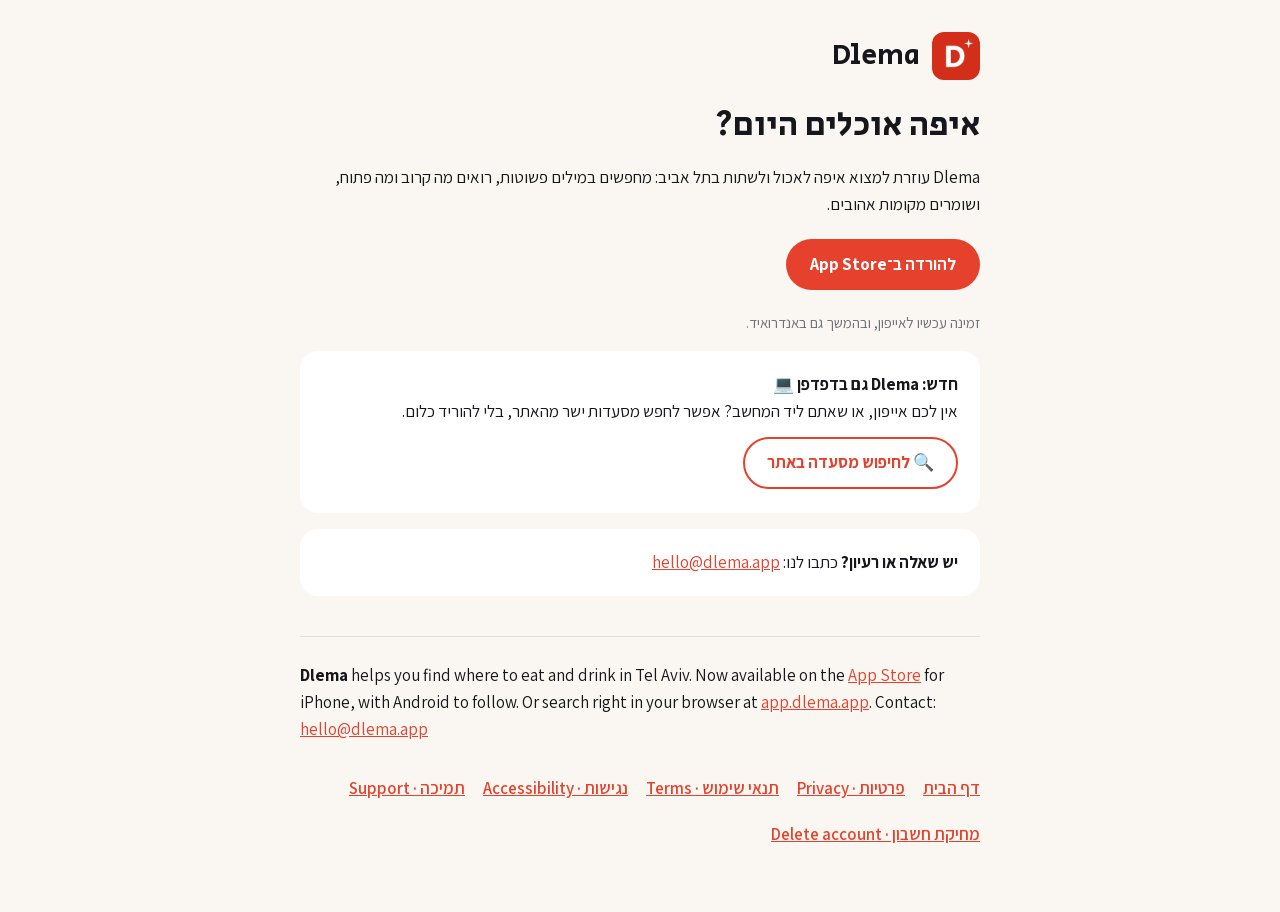
<file: index.html>
<!doctype html><html lang="he" dir="rtl"><head><meta charset="utf-8"><meta name="viewport" content="width=device-width, initial-scale=1"><link rel="icon" href="favicon.png"><link rel="stylesheet" href="/fonts/fonts.css"><link rel="stylesheet" href="style.css"><title>Dlema – איפה אוכלים בתל אביב</title><meta name="description" content="Dlema עוזרת למצוא איפה לאכול ולשתות בתל אביב."></head><body><main>
<header><img src="icon.png" alt=""><a href="/">Dlema</a></header>
<h1>איפה אוכלים היום?</h1>
<p>Dlema עוזרת למצוא איפה לאכול ולשתות בתל אביב: מחפשים במילים פשוטות, רואים מה קרוב ומה פתוח, ושומרים מקומות אהובים.</p>
<p><a class="btn" href="https://apps.apple.com/app/dlema/id6823185055">להורדה ב־App Store</a></p>
<p class="muted">זמינה עכשיו לאייפון, ובהמשך גם באנדרואיד.</p>
<div class="card"><b>חדש: Dlema גם בדפדפן 💻</b><br>אין לכם אייפון, או שאתם ליד המחשב? אפשר לחפש מסעדות ישר מהאתר, בלי להוריד כלום.<br><a class="btn btn-outline" href="https://app.dlema.app">🔍 לחיפוש מסעדה באתר</a></div>
<div class="card"><b>יש שאלה או רעיון?</b> כתבו לנו: <a href="mailto:hello@dlema.app">hello@dlema.app</a></div>
<div class="lang" dir="ltr"><p><b>Dlema</b> helps you find where to eat and drink in Tel Aviv. Now available on the <a href="https://apps.apple.com/app/dlema/id6823185055">App Store</a> for iPhone, with Android to follow. Or search right in your browser at <a href="https://app.dlema.app">app.dlema.app</a>. Contact: <a href="mailto:hello@dlema.app">hello@dlema.app</a></p></div>
<nav><a href="/">דף הבית</a><a href="/privacy">פרטיות · Privacy</a><a href="/terms">תנאי שימוש · Terms</a><a href="/accessibility">נגישות · Accessibility</a><a href="/support">תמיכה · Support</a><a href="/delete-account">מחיקת חשבון · Delete account</a></nav>
</main></body></html>
</file>
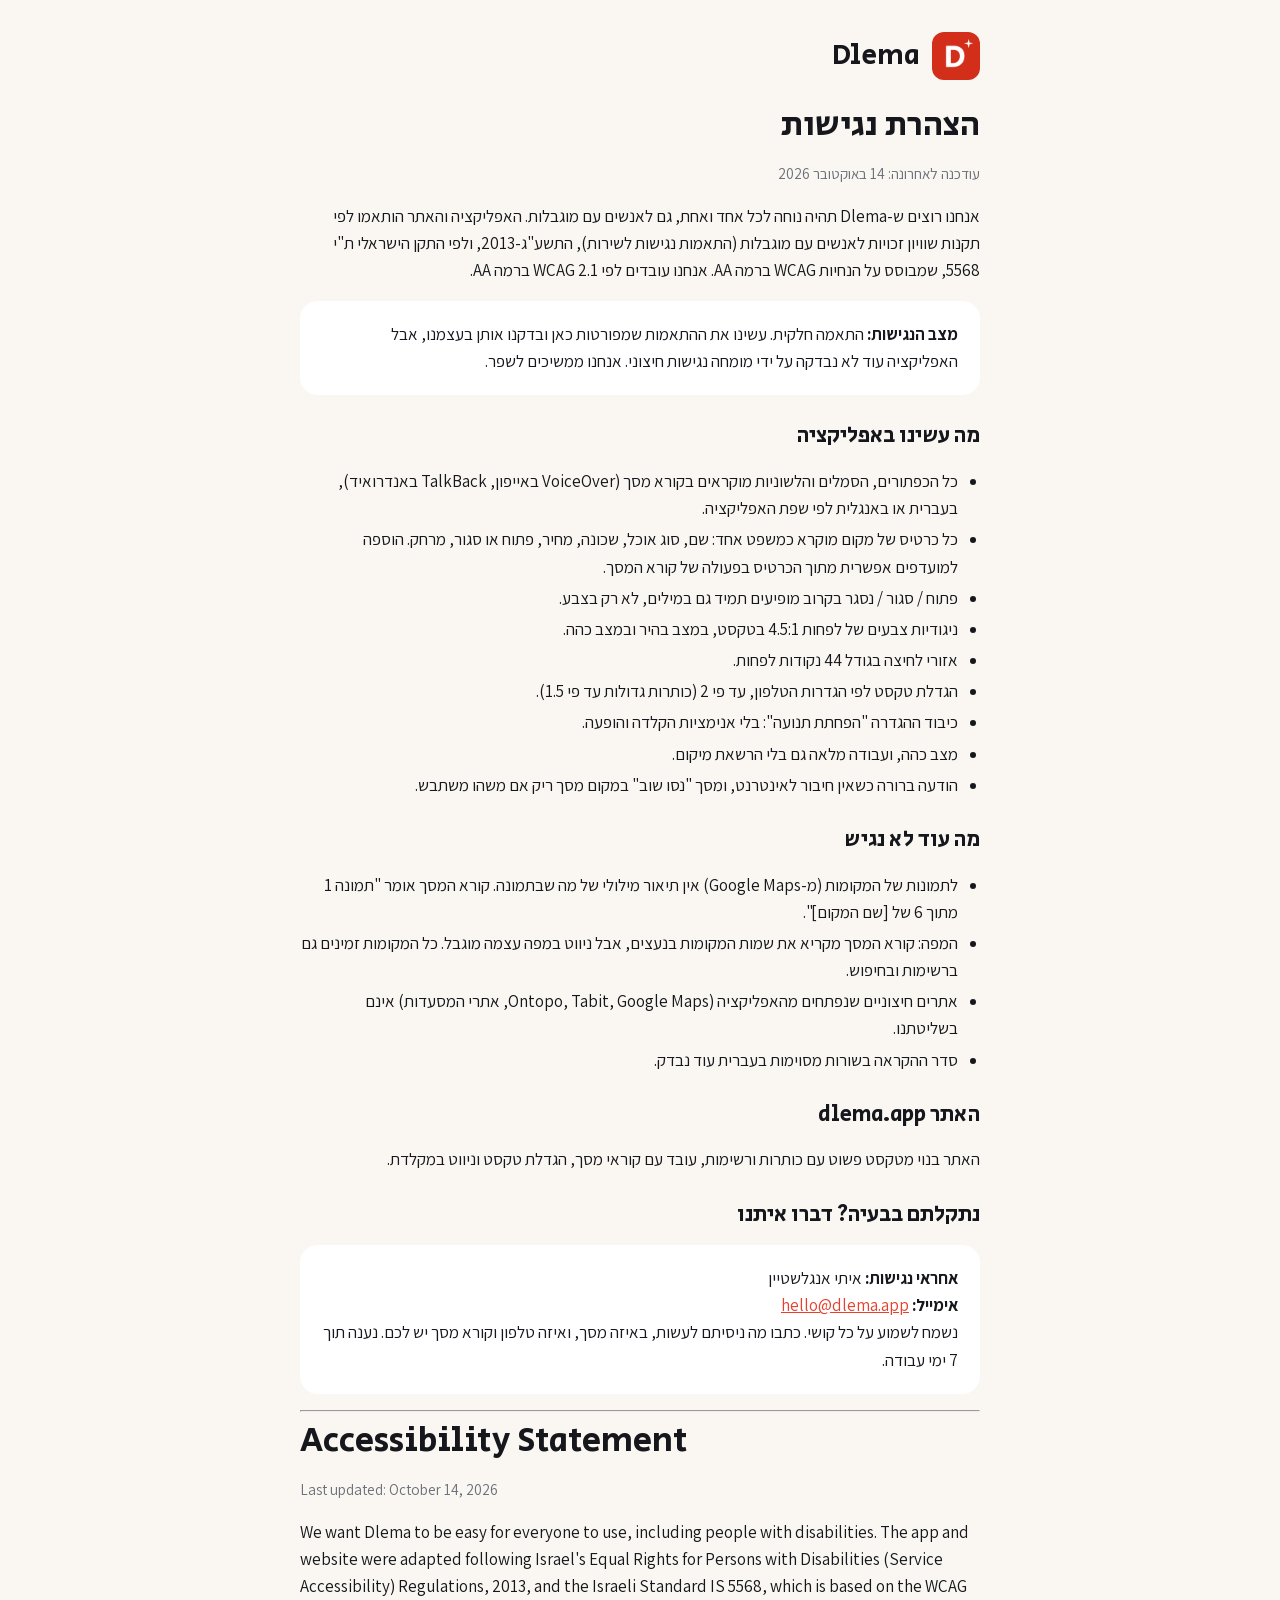
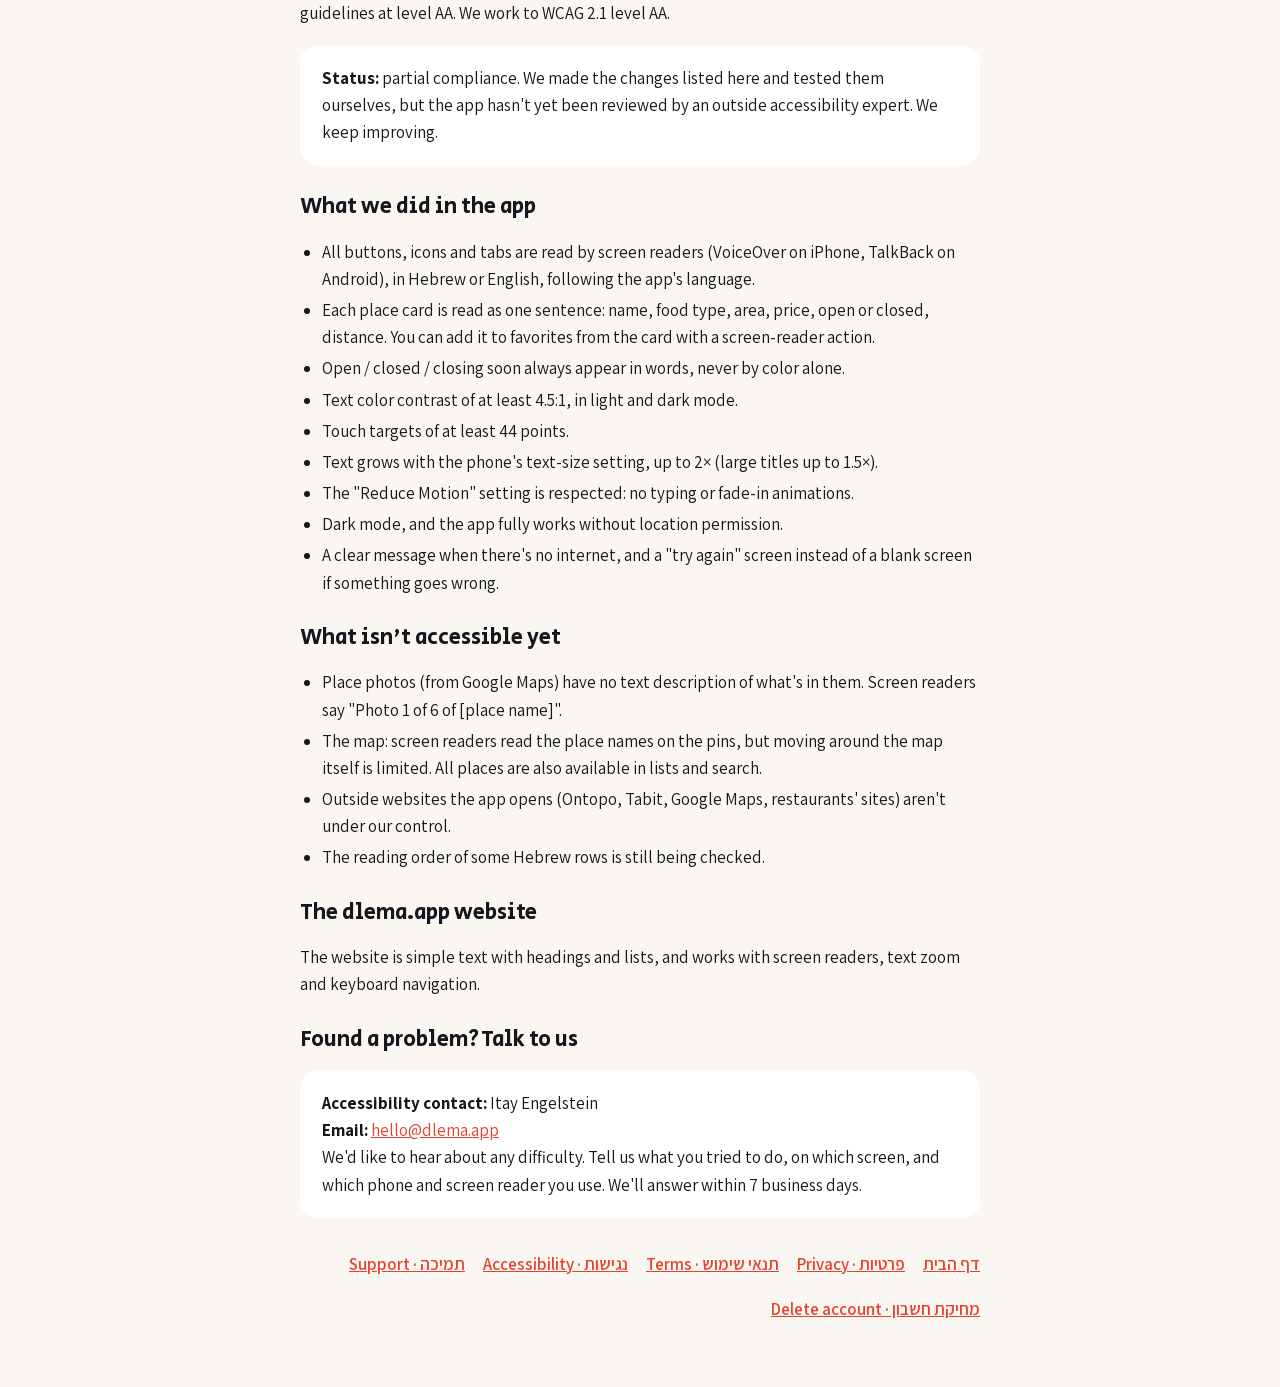
<file: accessibility.html>
<!doctype html><html lang="he" dir="rtl"><head><meta charset="utf-8"><meta name="viewport" content="width=device-width, initial-scale=1"><link rel="icon" href="favicon.png"><link rel="stylesheet" href="/fonts/fonts.css"><link rel="stylesheet" href="style.css"><title>Dlema – הצהרת נגישות · Accessibility Statement</title></head><body><main>
<header><img src="icon.png" alt=""><a href="/">Dlema</a></header>
<h1>הצהרת נגישות</h1>
<p class="muted">עודכנה לאחרונה: 14 באוקטובר 2026</p>

<p>אנחנו רוצים ש-Dlema תהיה נוחה לכל אחד ואחת, גם לאנשים עם מוגבלות. האפליקציה והאתר הותאמו לפי תקנות שוויון זכויות לאנשים עם מוגבלות (התאמות נגישות לשירות), התשע"ג-2013, ולפי התקן הישראלי ת"י 5568, שמבוסס על הנחיות WCAG ברמה AA. אנחנו עובדים לפי WCAG 2.1 ברמה AA.</p>

<div class="card">
<b>מצב הנגישות:</b> התאמה חלקית. עשינו את ההתאמות שמפורטות כאן ובדקנו אותן בעצמנו, אבל האפליקציה עוד לא נבדקה על ידי מומחה נגישות חיצוני. אנחנו ממשיכים לשפר.
</div>

<h2>מה עשינו באפליקציה</h2>
<ul>
<li>כל הכפתורים, הסמלים והלשוניות מוקראים בקורא מסך (VoiceOver באייפון, TalkBack באנדרואיד), בעברית או באנגלית לפי שפת האפליקציה.</li>
<li>כל כרטיס של מקום מוקרא כמשפט אחד: שם, סוג אוכל, שכונה, מחיר, פתוח או סגור, מרחק. הוספה למועדפים אפשרית מתוך הכרטיס בפעולה של קורא המסך.</li>
<li>פתוח / סגור / נסגר בקרוב מופיעים תמיד גם במילים, לא רק בצבע.</li>
<li>ניגודיות צבעים של לפחות 4.5:1 בטקסט, במצב בהיר ובמצב כהה.</li>
<li>אזורי לחיצה בגודל 44 נקודות לפחות.</li>
<li>הגדלת טקסט לפי הגדרות הטלפון, עד פי 2 (כותרות גדולות עד פי 1.5).</li>
<li>כיבוד ההגדרה "הפחתת תנועה": בלי אנימציות הקלדה והופעה.</li>
<li>מצב כהה, ועבודה מלאה גם בלי הרשאת מיקום.</li>
<li>הודעה ברורה כשאין חיבור לאינטרנט, ומסך "נסו שוב" במקום מסך ריק אם משהו משתבש.</li>
</ul>

<h2>מה עוד לא נגיש</h2>
<ul>
<li>לתמונות של המקומות (מ-Google Maps) אין תיאור מילולי של מה שבתמונה. קורא המסך אומר "תמונה 1 מתוך 6 של [שם המקום]".</li>
<li>המפה: קורא המסך מקריא את שמות המקומות בנעצים, אבל ניווט במפה עצמה מוגבל. כל המקומות זמינים גם ברשימות ובחיפוש.</li>
<li>אתרים חיצוניים שנפתחים מהאפליקציה (Ontopo, Tabit, Google Maps, אתרי המסעדות) אינם בשליטתנו.</li>
<li>סדר ההקראה בשורות מסוימות בעברית עוד נבדק.</li>
</ul>

<h2>האתר dlema.app</h2>
<p>האתר בנוי מטקסט פשוט עם כותרות ורשימות, עובד עם קוראי מסך, הגדלת טקסט וניווט במקלדת.</p>

<h2>נתקלתם בבעיה? דברו איתנו</h2>
<div class="card">
<b>אחראי נגישות:</b> איתי אנגלשטיין<br>
<b>אימייל:</b> <a href="mailto:hello@dlema.app">hello@dlema.app</a><br>
נשמח לשמוע על כל קושי. כתבו מה ניסיתם לעשות, באיזה מסך, ואיזה טלפון וקורא מסך יש לכם. נענה תוך 7 ימי עבודה.
</div>

<hr>

<div dir="ltr" lang="en">
<h1>Accessibility Statement</h1>
<p class="muted">Last updated: October 14, 2026</p>

<p>We want Dlema to be easy for everyone to use, including people with disabilities. The app and website were adapted following Israel's Equal Rights for Persons with Disabilities (Service Accessibility) Regulations, 2013, and the Israeli Standard IS 5568, which is based on the WCAG guidelines at level AA. We work to WCAG 2.1 level AA.</p>

<div class="card">
<b>Status:</b> partial compliance. We made the changes listed here and tested them ourselves, but the app hasn't yet been reviewed by an outside accessibility expert. We keep improving.
</div>

<h2>What we did in the app</h2>
<ul>
<li>All buttons, icons and tabs are read by screen readers (VoiceOver on iPhone, TalkBack on Android), in Hebrew or English, following the app's language.</li>
<li>Each place card is read as one sentence: name, food type, area, price, open or closed, distance. You can add it to favorites from the card with a screen-reader action.</li>
<li>Open / closed / closing soon always appear in words, never by color alone.</li>
<li>Text color contrast of at least 4.5:1, in light and dark mode.</li>
<li>Touch targets of at least 44 points.</li>
<li>Text grows with the phone's text-size setting, up to 2× (large titles up to 1.5×).</li>
<li>The "Reduce Motion" setting is respected: no typing or fade-in animations.</li>
<li>Dark mode, and the app fully works without location permission.</li>
<li>A clear message when there's no internet, and a "try again" screen instead of a blank screen if something goes wrong.</li>
</ul>

<h2>What isn't accessible yet</h2>
<ul>
<li>Place photos (from Google Maps) have no text description of what's in them. Screen readers say "Photo 1 of 6 of [place name]".</li>
<li>The map: screen readers read the place names on the pins, but moving around the map itself is limited. All places are also available in lists and search.</li>
<li>Outside websites the app opens (Ontopo, Tabit, Google Maps, restaurants' sites) aren't under our control.</li>
<li>The reading order of some Hebrew rows is still being checked.</li>
</ul>

<h2>The dlema.app website</h2>
<p>The website is simple text with headings and lists, and works with screen readers, text zoom and keyboard navigation.</p>

<h2>Found a problem? Talk to us</h2>
<div class="card">
<b>Accessibility contact:</b> Itay Engelstein<br>
<b>Email:</b> <a href="mailto:hello@dlema.app">hello@dlema.app</a><br>
We'd like to hear about any difficulty. Tell us what you tried to do, on which screen, and which phone and screen reader you use. We'll answer within 7 business days.
</div>
</div>

<nav><a href="/">דף הבית</a><a href="/privacy">פרטיות · Privacy</a><a href="/terms">תנאי שימוש · Terms</a><a href="/accessibility">נגישות · Accessibility</a><a href="/support">תמיכה · Support</a><a href="/delete-account">מחיקת חשבון · Delete account</a></nav>
</main></body></html>
</file>
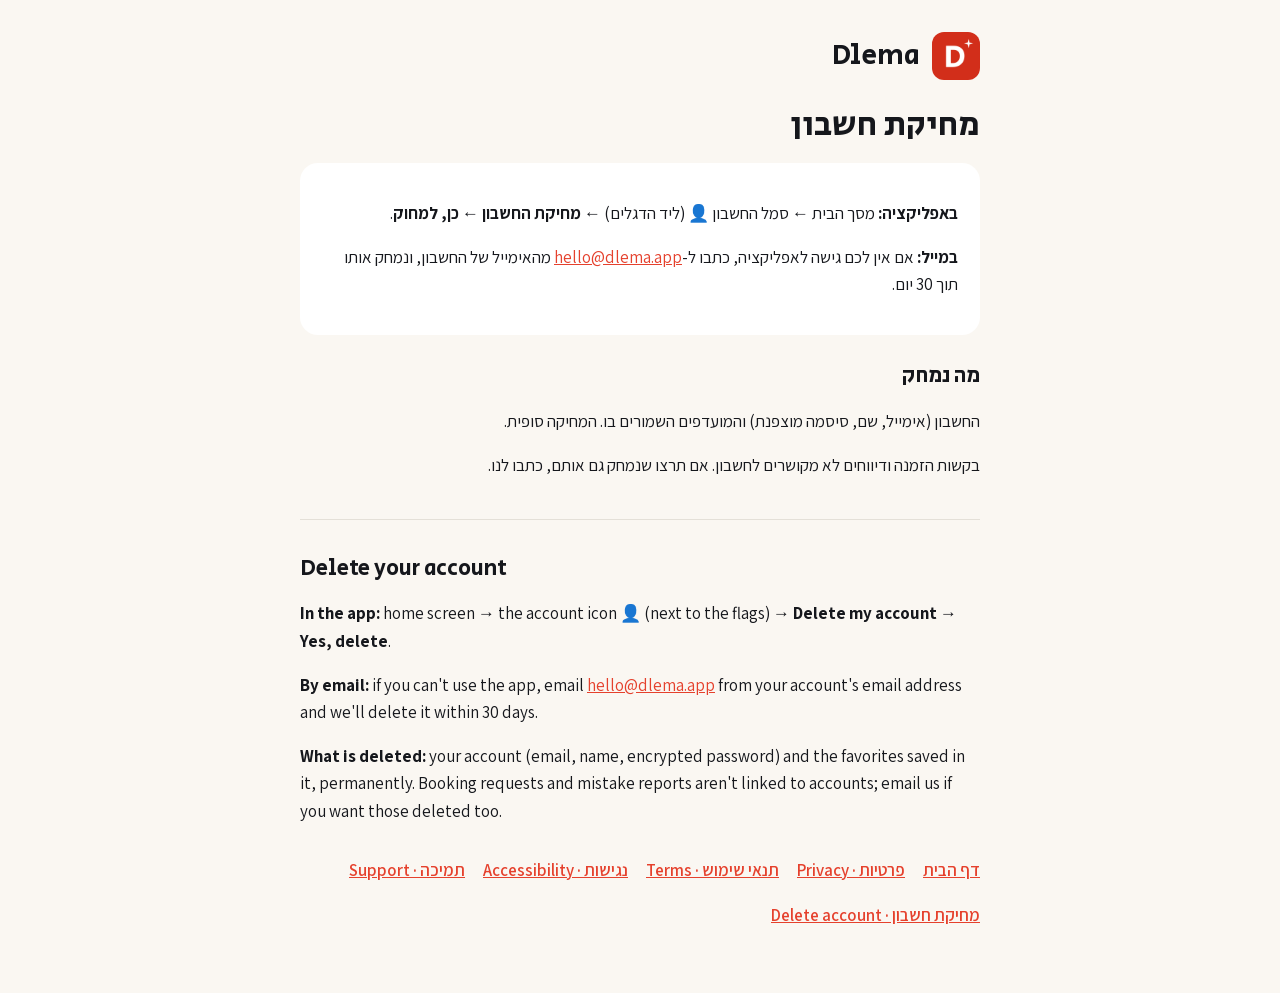
<file: delete-account.html>
<!doctype html><html lang="he" dir="rtl"><head><meta charset="utf-8"><meta name="viewport" content="width=device-width, initial-scale=1"><link rel="icon" href="favicon.png"><link rel="stylesheet" href="/fonts/fonts.css"><link rel="stylesheet" href="style.css"><title>Dlema – מחיקת חשבון</title></head><body><main>
<header><img src="icon.png" alt=""><a href="/">Dlema</a></header>
<h1>מחיקת חשבון</h1>
<div class="card">
<p><b>באפליקציה:</b> מסך הבית ← סמל החשבון 👤 (ליד הדגלים) ← <b>מחיקת החשבון</b> ← <b>כן, למחוק</b>.</p>
<p><b>במייל:</b> אם אין לכם גישה לאפליקציה, כתבו ל-<a href="mailto:hello@dlema.app">hello@dlema.app</a> מהאימייל של החשבון, ונמחק אותו תוך 30 יום.</p>
</div>
<h2>מה נמחק</h2>
<p>החשבון (אימייל, שם, סיסמה מוצפנת) והמועדפים השמורים בו. המחיקה סופית.</p>
<p>בקשות הזמנה ודיווחים לא מקושרים לחשבון. אם תרצו שנמחק גם אותם, כתבו לנו.</p>
<div class="lang" dir="ltr">
<h2>Delete your account</h2>
<p><b>In the app:</b> home screen → the account icon 👤 (next to the flags) → <b>Delete my account</b> → <b>Yes, delete</b>.</p>
<p><b>By email:</b> if you can't use the app, email <a href="mailto:hello@dlema.app">hello@dlema.app</a> from your account's email address and we'll delete it within 30 days.</p>
<p><b>What is deleted:</b> your account (email, name, encrypted password) and the favorites saved in it, permanently. Booking requests and mistake reports aren't linked to accounts; email us if you want those deleted too.</p>
</div>
<nav><a href="/">דף הבית</a><a href="/privacy">פרטיות · Privacy</a><a href="/terms">תנאי שימוש · Terms</a><a href="/accessibility">נגישות · Accessibility</a><a href="/support">תמיכה · Support</a><a href="/delete-account">מחיקת חשבון · Delete account</a></nav>
</main></body></html>
</file>
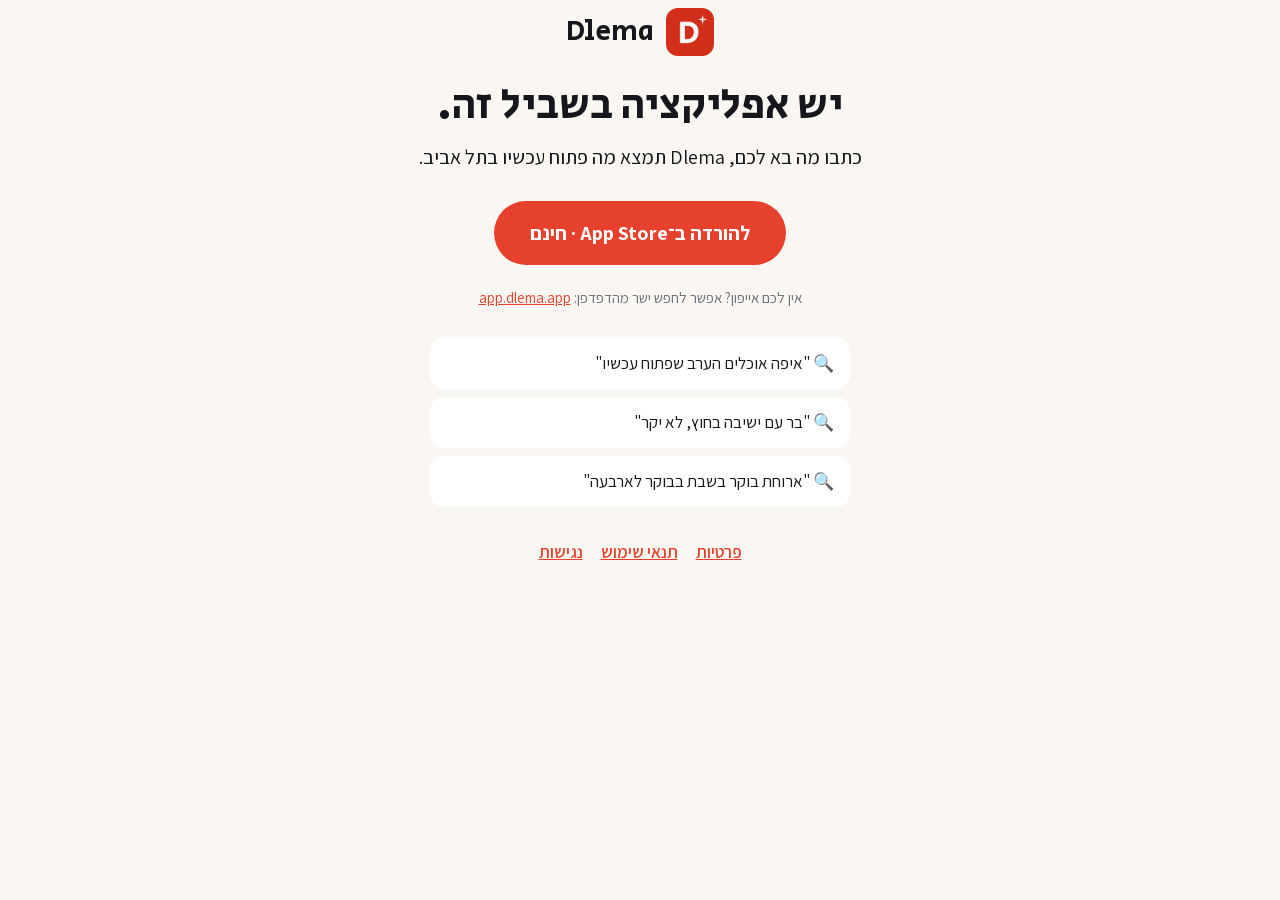
<file: go.html>
<!doctype html><html lang="he" dir="rtl"><head><meta charset="utf-8"><meta name="viewport" content="width=device-width, initial-scale=1"><meta name="robots" content="noindex"><meta name="apple-itunes-app" content="app-id=6823185055"><link rel="icon" href="favicon.png"><link rel="stylesheet" href="/fonts/fonts.css"><link rel="stylesheet" href="style.css"><title>Dlema – איפה אוכלים בתל אביב</title><meta name="description" content="כתבו מה בא לכם, Dlema תמצא מה פתוח בתל אביב."><style>
/* landing page for ads: one message, one button */
.hero { text-align:center; padding-top:8px; }
.hero h1 { font-size:42px; margin:16px 0 8px; }
.hero .sub { font-size:20px; margin:0 0 24px; }
.hero .btn { font-size:20px; padding:16px 36px; }
.examples { list-style:none; padding:0; margin:28px auto 0; max-width:420px; text-align:start; }
.examples li { background:var(--card); border-radius:14px; padding:12px 16px; margin:8px 0; }
.other { display:none; }
</style></head><body><main class="hero">
<header style="justify-content:center"><img src="icon.png" alt=""><a href="/">Dlema</a></header>
<h1>יש אפליקציה בשביל זה.</h1>
<p class="sub">כתבו מה בא לכם, Dlema תמצא מה פתוח עכשיו בתל אביב.</p>
<p><a class="btn" id="store" href="https://apps.apple.com/app/apple-store/id6823185055?pt=129622633&amp;ct=meta-ig-nov&amp;mt=8">להורדה ב־App Store · חינם</a></p>
<p class="other muted" id="other">אין לכם אייפון? אפשר לחפש ישר מהדפדפן: <a href="https://app.dlema.app">app.dlema.app</a></p>
<ul class="examples">
<li>🔍 "איפה אוכלים הערב שפתוח עכשיו"</li>
<li>🔍 "בר עם ישיבה בחוץ, לא יקר"</li>
<li>🔍 "ארוחת בוקר בשבת בבוקר לארבעה"</li>
</ul>
<nav style="justify-content:center"><a href="/privacy">פרטיות</a><a href="/terms">תנאי שימוש</a><a href="/accessibility">נגישות</a></nav>
</main><script>
// not an iPhone/iPad (Android, computer): also show the browser version
if (!/iPhone|iPad|iPod/.test(navigator.userAgent)) document.getElementById('other').style.display = 'block';
</script></body></html>
</file>
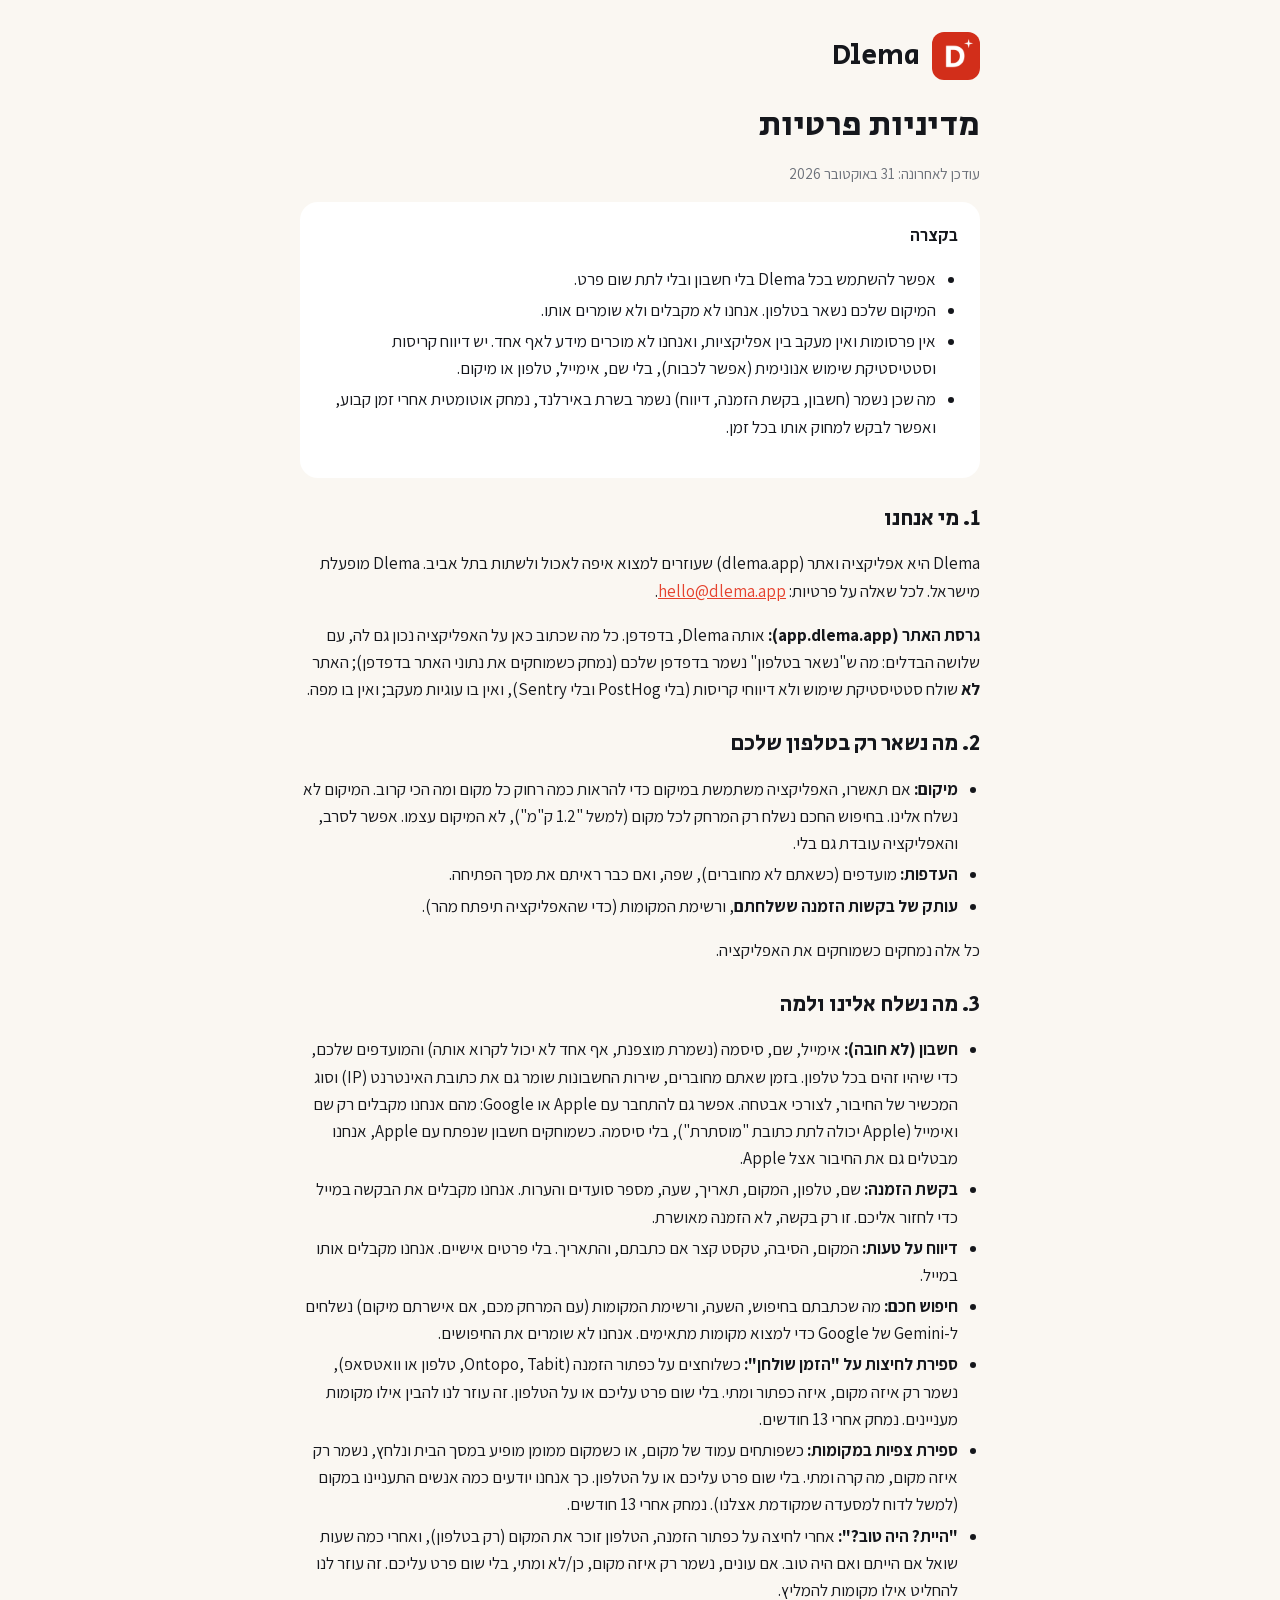
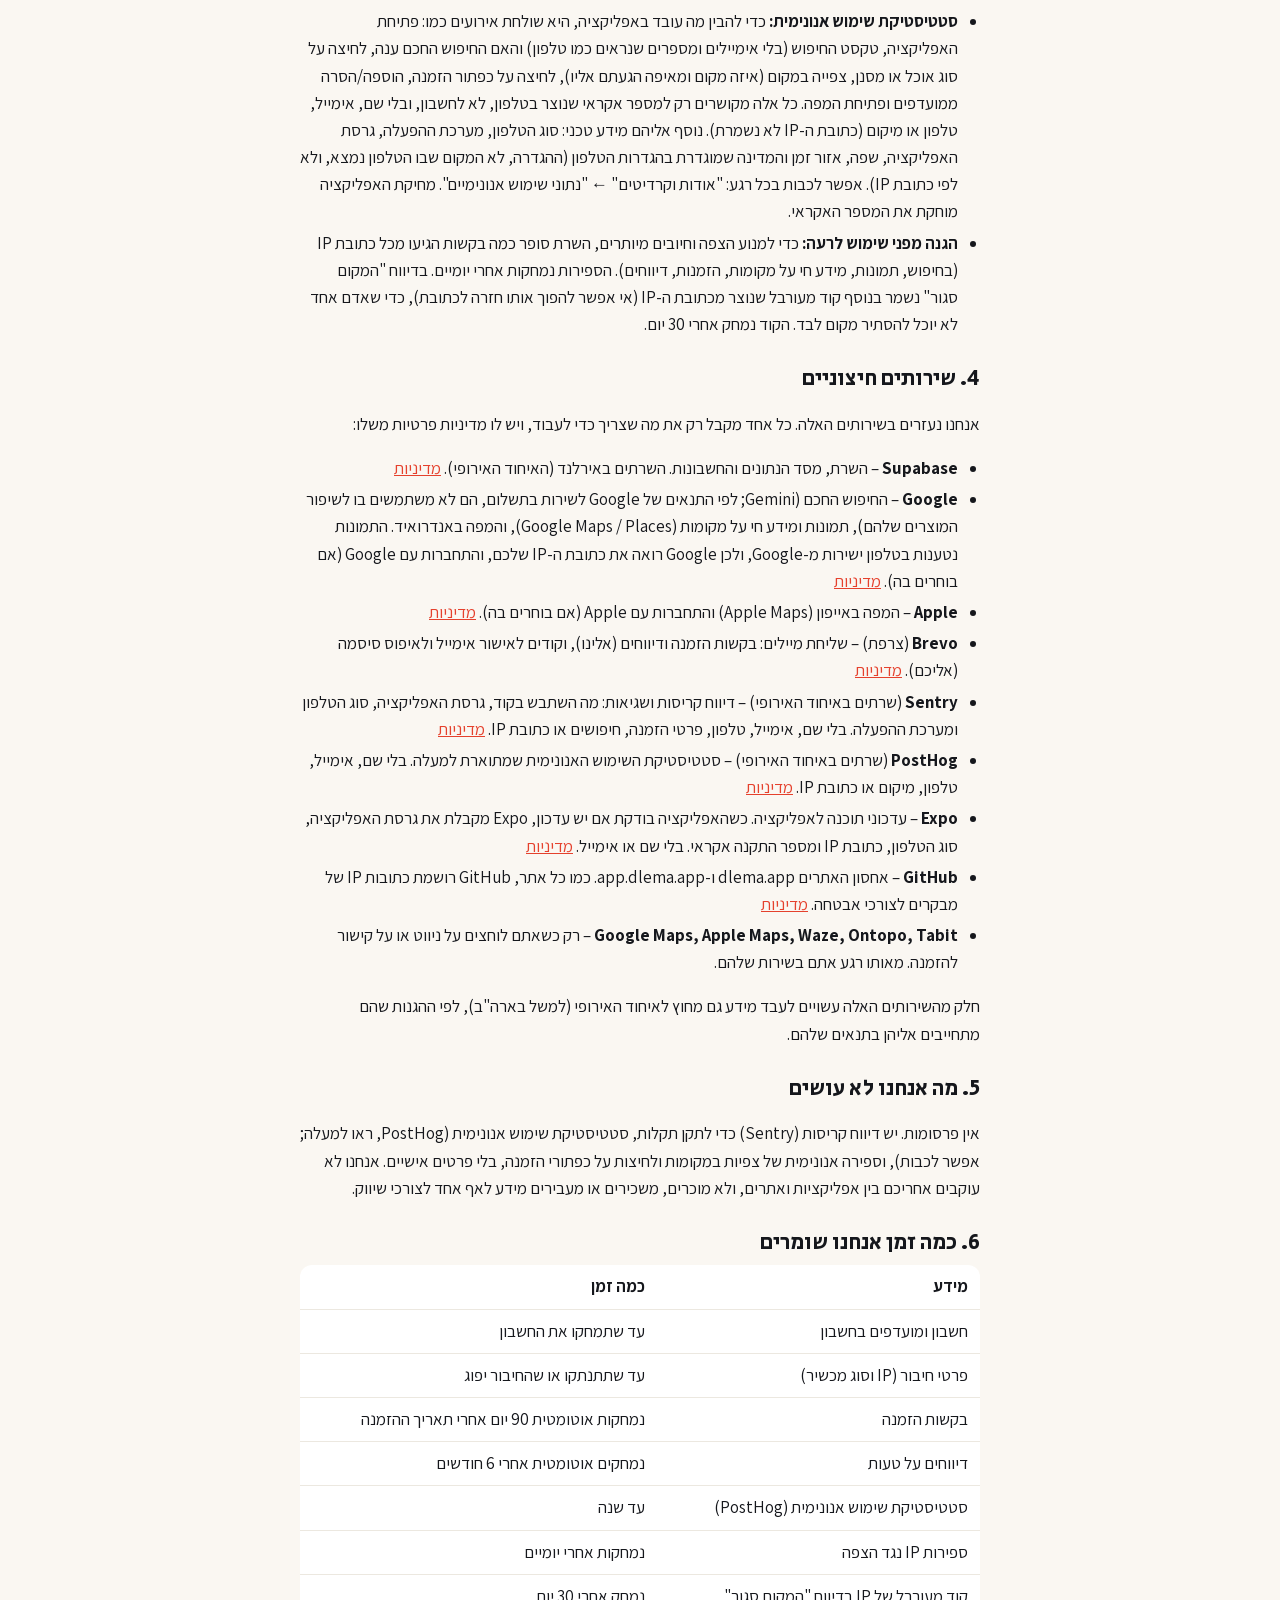
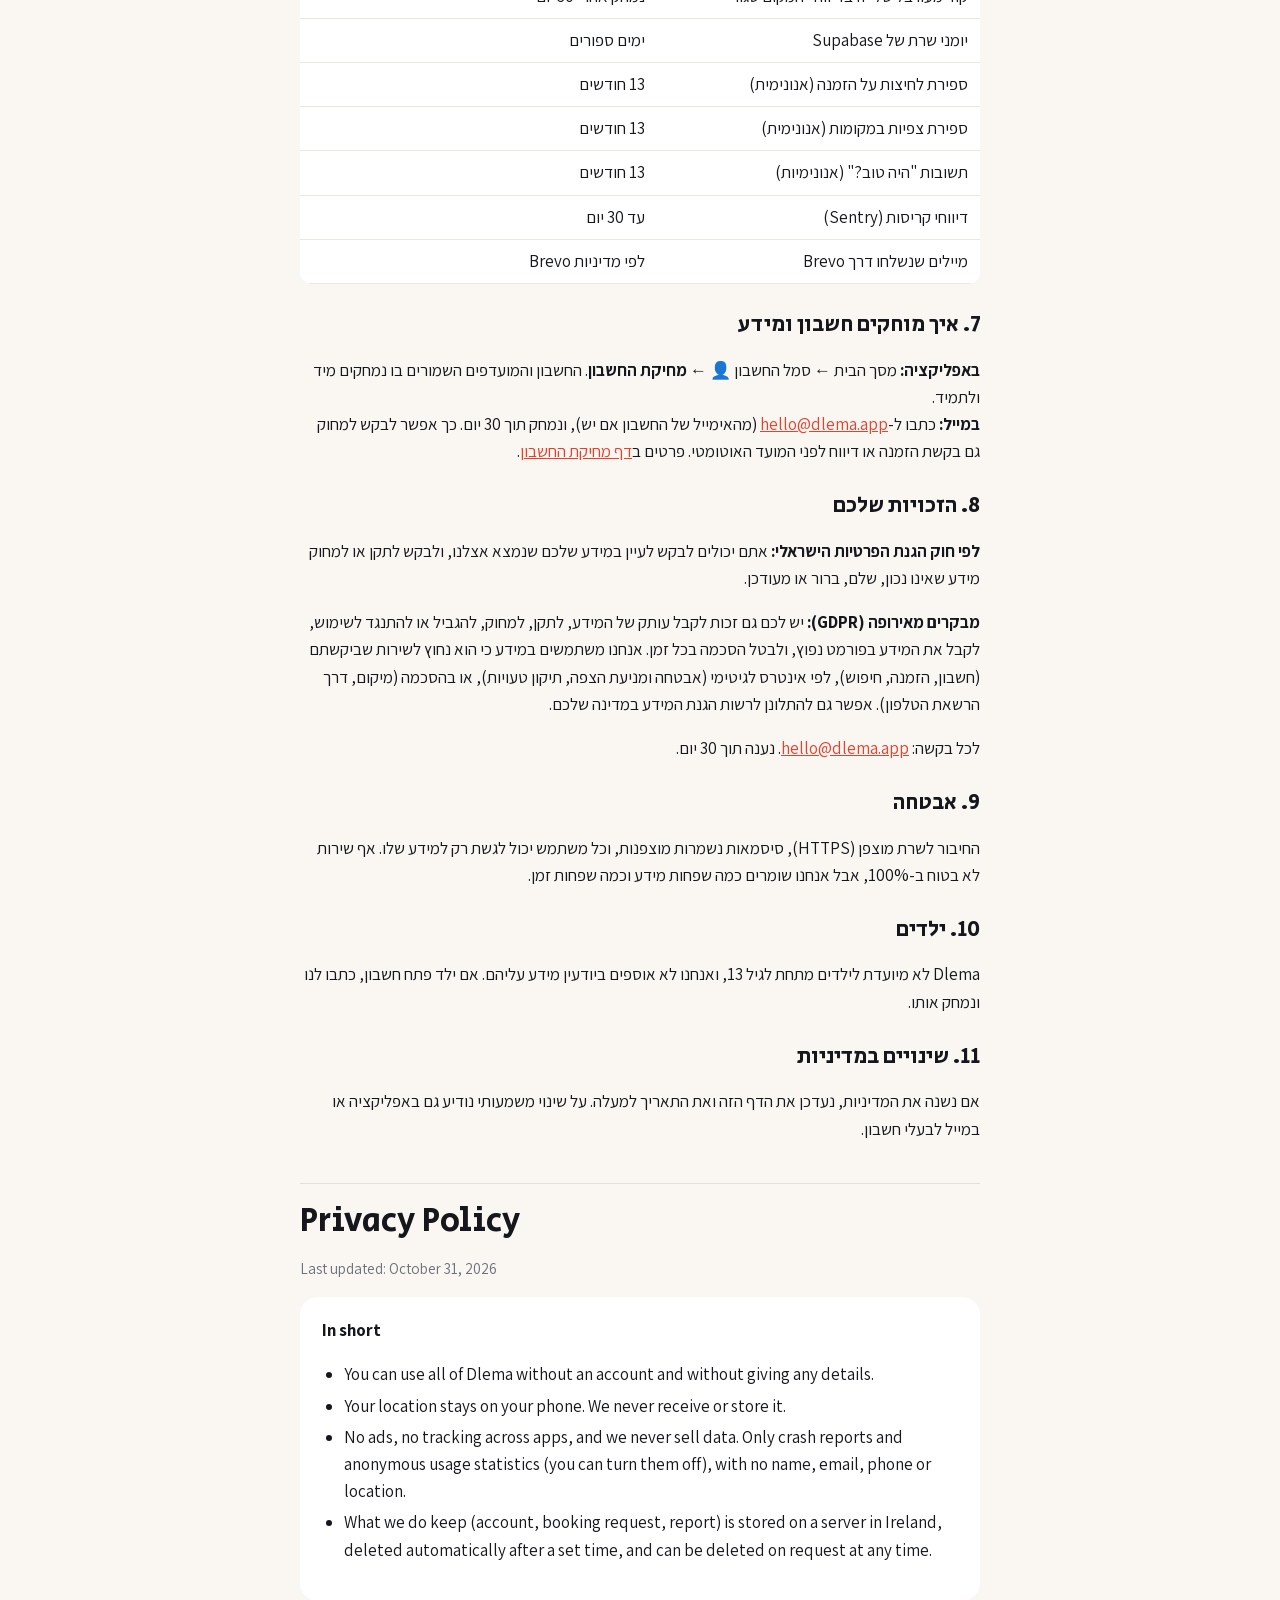
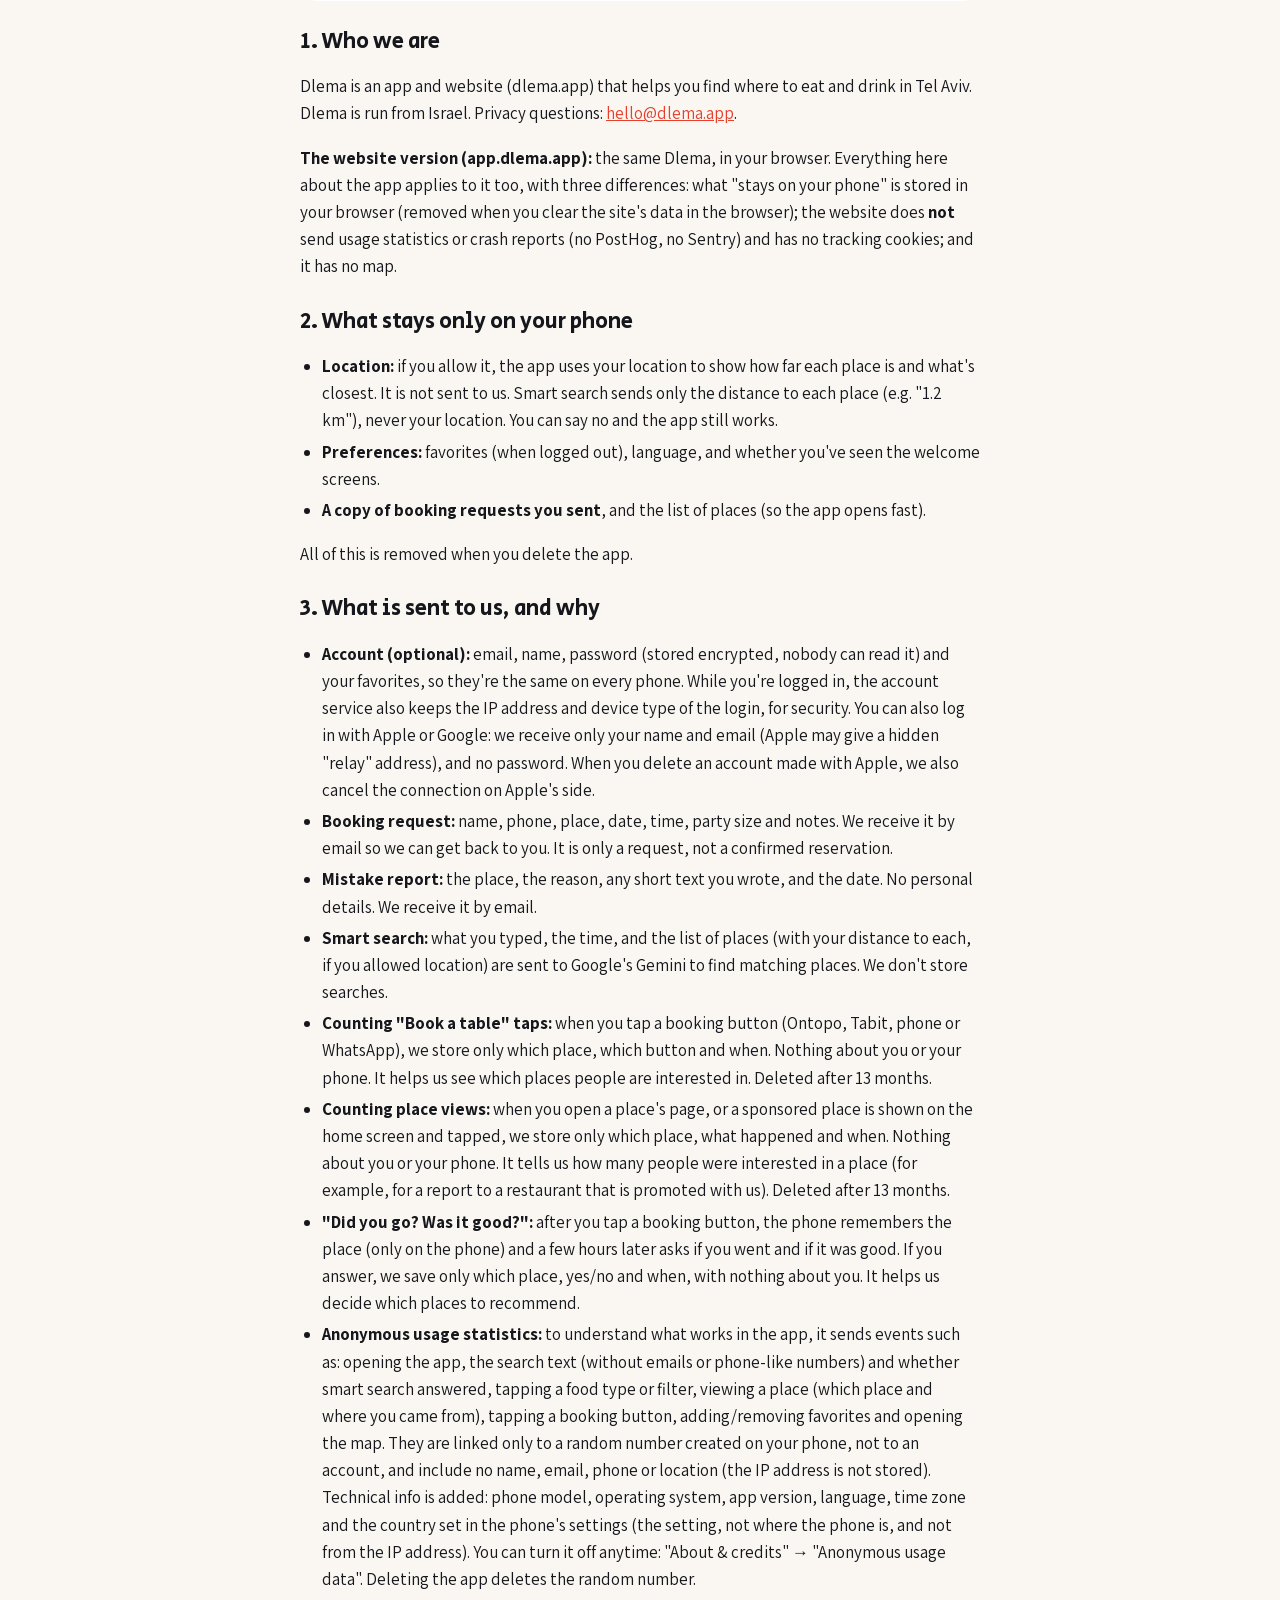
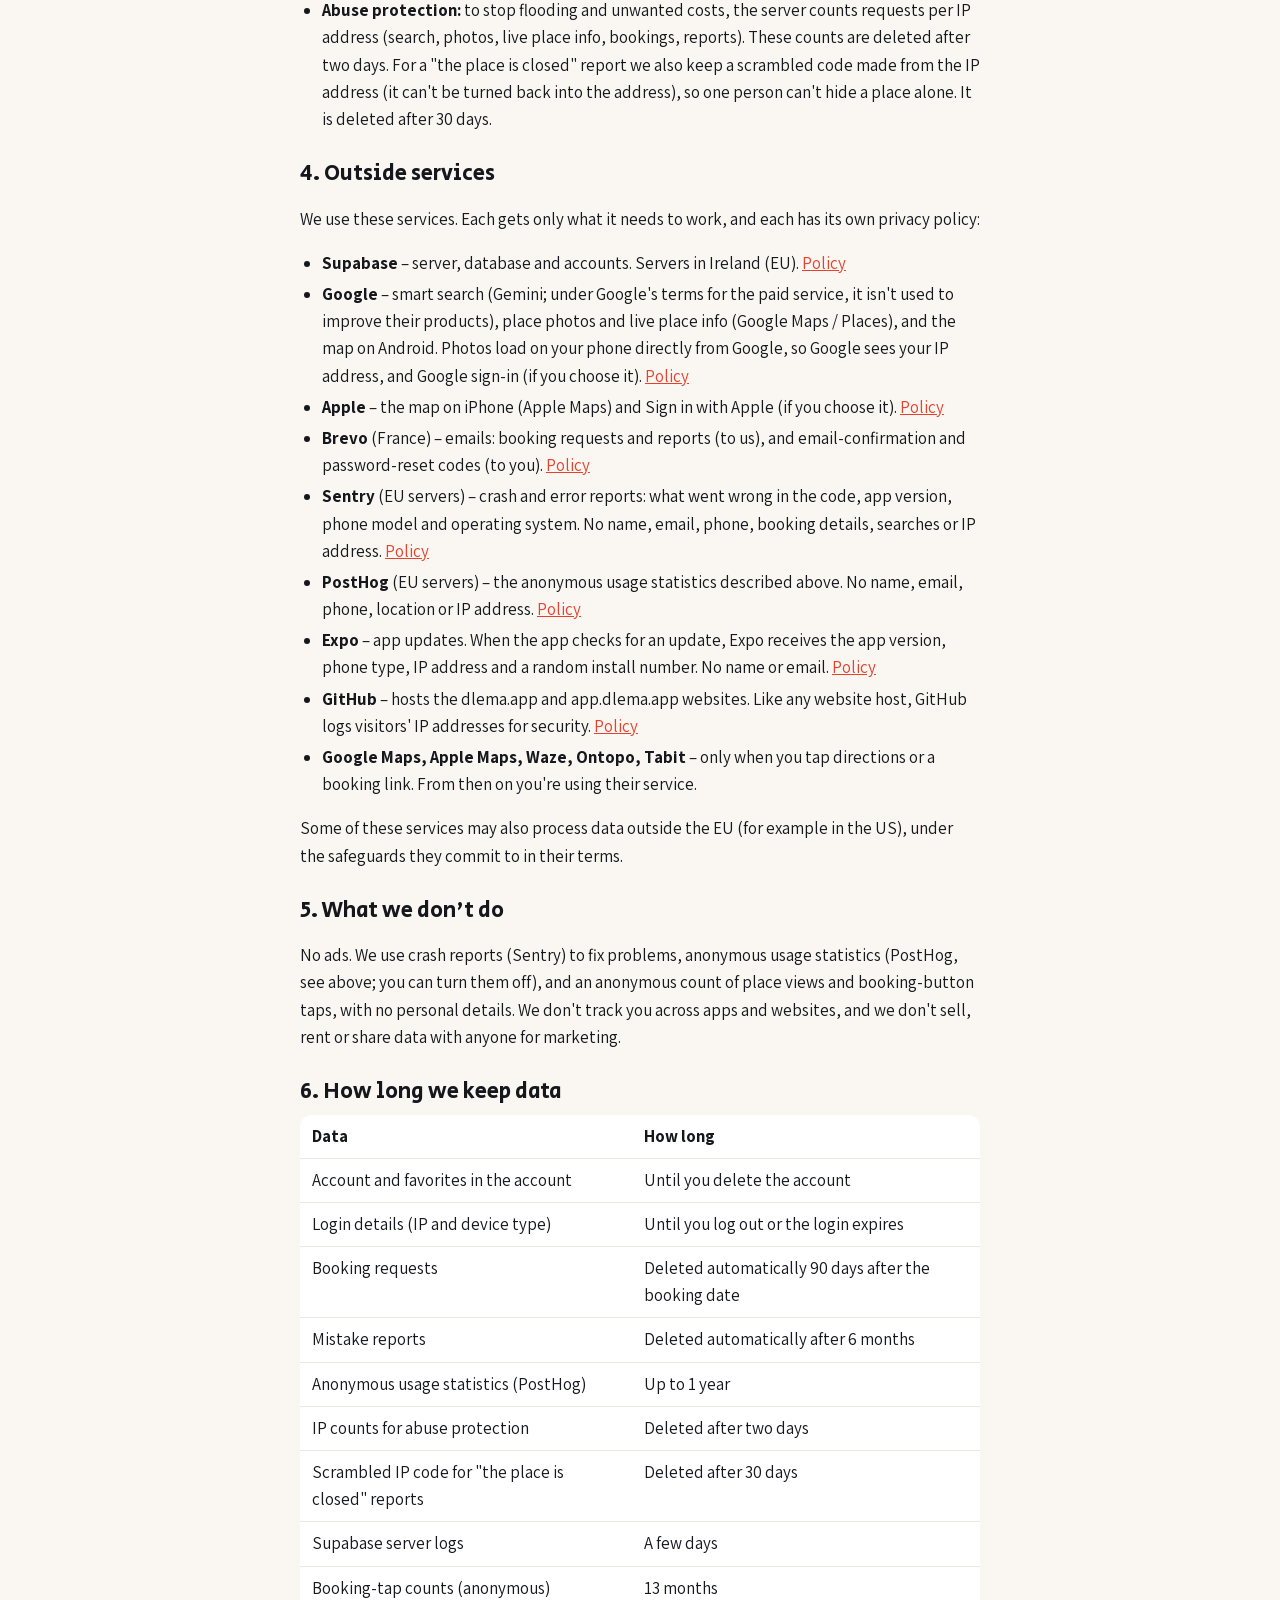
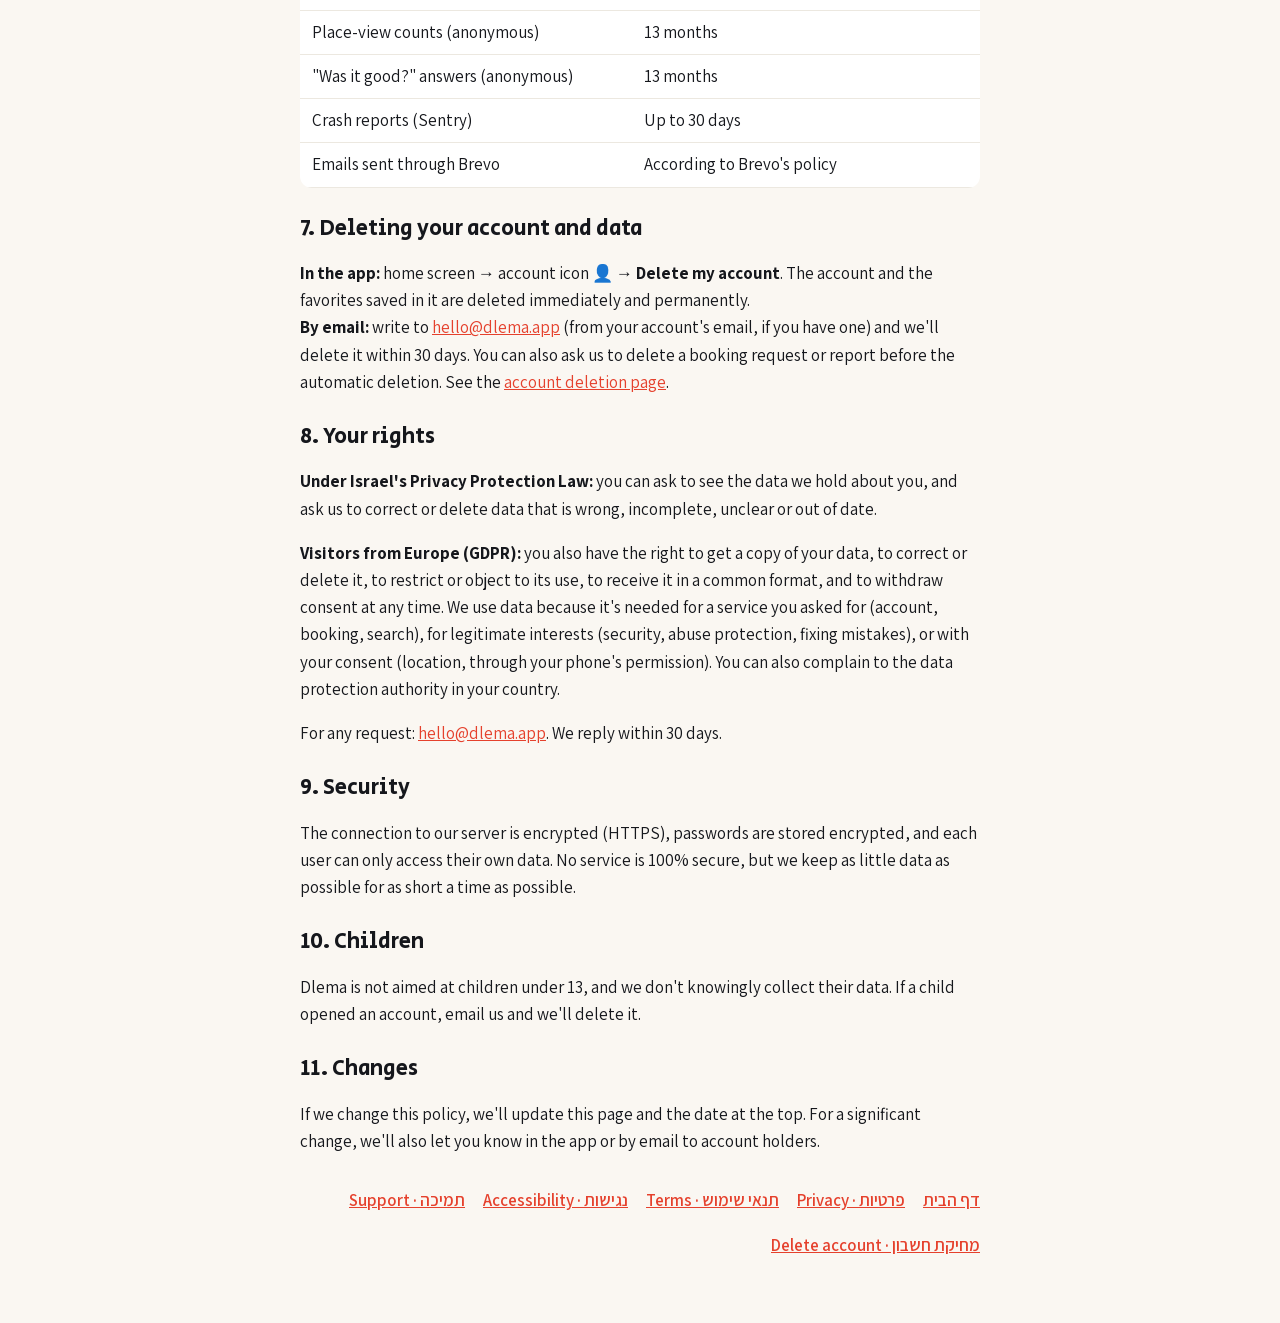
<file: privacy.html>
<!doctype html><html lang="he" dir="rtl"><head><meta charset="utf-8"><meta name="viewport" content="width=device-width, initial-scale=1"><link rel="icon" href="favicon.png"><link rel="stylesheet" href="/fonts/fonts.css"><link rel="stylesheet" href="style.css"><title>Dlema – מדיניות פרטיות · Privacy Policy</title></head><body><main>
<header><img src="icon.png" alt=""><a href="/">Dlema</a></header>
<h1>מדיניות פרטיות</h1>
<p class="muted">עודכן לאחרונה: 31 באוקטובר 2026</p>

<div class="card">
<b>בקצרה</b>
<ul>
<li>אפשר להשתמש בכל Dlema בלי חשבון ובלי לתת שום פרט.</li>
<li>המיקום שלכם נשאר בטלפון. אנחנו לא מקבלים ולא שומרים אותו.</li>
<li>אין פרסומות ואין מעקב בין אפליקציות, ואנחנו לא מוכרים מידע לאף אחד. יש דיווח קריסות וסטטיסטיקת שימוש אנונימית (אפשר לכבות), בלי שם, אימייל, טלפון או מיקום.</li>
<li>מה שכן נשמר (חשבון, בקשת הזמנה, דיווח) נשמר בשרת באירלנד, נמחק אוטומטית אחרי זמן קבוע, ואפשר לבקש למחוק אותו בכל זמן.</li>
</ul>
</div>

<h2>1. מי אנחנו</h2>
<p>Dlema היא אפליקציה ואתר (dlema.app) שעוזרים למצוא איפה לאכול ולשתות בתל אביב. Dlema מופעלת מישראל. לכל שאלה על פרטיות: <a href="mailto:hello@dlema.app">hello@dlema.app</a>.</p>
<p><b>גרסת האתר (app.dlema.app):</b> אותה Dlema, בדפדפן. כל מה שכתוב כאן על האפליקציה נכון גם לה, עם שלושה הבדלים: מה ש"נשאר בטלפון" נשמר בדפדפן שלכם (נמחק כשמוחקים את נתוני האתר בדפדפן); האתר <b>לא</b> שולח סטטיסטיקת שימוש ולא דיווחי קריסות (בלי PostHog ובלי Sentry), ואין בו עוגיות מעקב; ואין בו מפה.</p>

<h2>2. מה נשאר רק בטלפון שלכם</h2>
<ul>
<li><b>מיקום:</b> אם תאשרו, האפליקציה משתמשת במיקום כדי להראות כמה רחוק כל מקום ומה הכי קרוב. המיקום לא נשלח אלינו. בחיפוש החכם נשלח רק המרחק לכל מקום (למשל "1.2 ק"מ"), לא המיקום עצמו. אפשר לסרב, והאפליקציה עובדת גם בלי.</li>
<li><b>העדפות:</b> מועדפים (כשאתם לא מחוברים), שפה, ואם כבר ראיתם את מסך הפתיחה.</li>
<li><b>עותק של בקשות הזמנה ששלחתם</b>, ורשימת המקומות (כדי שהאפליקציה תיפתח מהר).</li>
</ul>
<p>כל אלה נמחקים כשמוחקים את האפליקציה.</p>

<h2>3. מה נשלח אלינו ולמה</h2>
<ul>
<li><b>חשבון (לא חובה):</b> אימייל, שם, סיסמה (נשמרת מוצפנת, אף אחד לא יכול לקרוא אותה) והמועדפים שלכם, כדי שיהיו זהים בכל טלפון. בזמן שאתם מחוברים, שירות החשבונות שומר גם את כתובת האינטרנט (IP) וסוג המכשיר של החיבור, לצורכי אבטחה. אפשר גם להתחבר עם Apple או Google: מהם אנחנו מקבלים רק שם ואימייל (Apple יכולה לתת כתובת "מוסתרת"), בלי סיסמה. כשמוחקים חשבון שנפתח עם Apple, אנחנו מבטלים גם את החיבור אצל Apple.</li>
<li><b>בקשת הזמנה:</b> שם, טלפון, המקום, תאריך, שעה, מספר סועדים והערות. אנחנו מקבלים את הבקשה במייל כדי לחזור אליכם. זו רק בקשה, לא הזמנה מאושרת.</li>
<li><b>דיווח על טעות:</b> המקום, הסיבה, טקסט קצר אם כתבתם, והתאריך. בלי פרטים אישיים. אנחנו מקבלים אותו במייל.</li>
<li><b>חיפוש חכם:</b> מה שכתבתם בחיפוש, השעה, ורשימת המקומות (עם המרחק מכם, אם אישרתם מיקום) נשלחים ל-Gemini של Google כדי למצוא מקומות מתאימים. אנחנו לא שומרים את החיפושים.</li>
<li><b>ספירת לחיצות על "הזמן שולחן":</b> כשלוחצים על כפתור הזמנה (Ontopo, Tabit, טלפון או וואטסאפ), נשמר רק איזה מקום, איזה כפתור ומתי. בלי שום פרט עליכם או על הטלפון. זה עוזר לנו להבין אילו מקומות מעניינים. נמחק אחרי 13 חודשים.</li>
<li><b>ספירת צפיות במקומות:</b> כשפותחים עמוד של מקום, או כשמקום ממומן מופיע במסך הבית ונלחץ, נשמר רק איזה מקום, מה קרה ומתי. בלי שום פרט עליכם או על הטלפון. כך אנחנו יודעים כמה אנשים התעניינו במקום (למשל לדוח למסעדה שמקודמת אצלנו). נמחק אחרי 13 חודשים.</li>
<li><b>"היית? היה טוב?":</b> אחרי לחיצה על כפתור הזמנה, הטלפון זוכר את המקום (רק בטלפון), ואחרי כמה שעות שואל אם הייתם ואם היה טוב. אם עונים, נשמר רק איזה מקום, כן/לא ומתי, בלי שום פרט עליכם. זה עוזר לנו להחליט אילו מקומות להמליץ.</li>
<li><b>סטטיסטיקת שימוש אנונימית:</b> כדי להבין מה עובד באפליקציה, היא שולחת אירועים כמו: פתיחת האפליקציה, טקסט החיפוש (בלי אימיילים ומספרים שנראים כמו טלפון) והאם החיפוש החכם ענה, לחיצה על סוג אוכל או מסנן, צפייה במקום (איזה מקום ומאיפה הגעתם אליו), לחיצה על כפתור הזמנה, הוספה/הסרה ממועדפים ופתיחת המפה. כל אלה מקושרים רק למספר אקראי שנוצר בטלפון, לא לחשבון, ובלי שם, אימייל, טלפון או מיקום (כתובת ה-IP לא נשמרת). נוסף אליהם מידע טכני: סוג הטלפון, מערכת ההפעלה, גרסת האפליקציה, שפה, אזור זמן והמדינה שמוגדרת בהגדרות הטלפון (ההגדרה, לא המקום שבו הטלפון נמצא, ולא לפי כתובת IP). אפשר לכבות בכל רגע: "אודות וקרדיטים" ← "נתוני שימוש אנונימיים". מחיקת האפליקציה מוחקת את המספר האקראי.</li>
<li><b>הגנה מפני שימוש לרעה:</b> כדי למנוע הצפה וחיובים מיותרים, השרת סופר כמה בקשות הגיעו מכל כתובת IP (בחיפוש, תמונות, מידע חי על מקומות, הזמנות, דיווחים). הספירות נמחקות אחרי יומיים. בדיווח "המקום סגור" נשמר בנוסף קוד מעורבל שנוצר מכתובת ה-IP (אי אפשר להפוך אותו חזרה לכתובת), כדי שאדם אחד לא יוכל להסתיר מקום לבד. הקוד נמחק אחרי 30 יום.</li>
</ul>

<h2>4. שירותים חיצוניים</h2>
<p>אנחנו נעזרים בשירותים האלה. כל אחד מקבל רק את מה שצריך כדי לעבוד, ויש לו מדיניות פרטיות משלו:</p>
<ul>
<li><b>Supabase</b> – השרת, מסד הנתונים והחשבונות. השרתים באירלנד (האיחוד האירופי). <a href="https://supabase.com/privacy">מדיניות</a></li>
<li><b>Google</b> – החיפוש החכם (Gemini; לפי התנאים של Google לשירות בתשלום, הם לא משתמשים בו לשיפור המוצרים שלהם), תמונות ומידע חי על מקומות (Google Maps / Places), והמפה באנדרואיד. התמונות נטענות בטלפון ישירות מ-Google, ולכן Google רואה את כתובת ה-IP שלכם, והתחברות עם Google (אם בוחרים בה). <a href="https://policies.google.com/privacy">מדיניות</a></li>
<li><b>Apple</b> – המפה באייפון (Apple Maps) והתחברות עם Apple (אם בוחרים בה). <a href="https://www.apple.com/legal/privacy/">מדיניות</a></li>
<li><b>Brevo</b> (צרפת) – שליחת מיילים: בקשות הזמנה ודיווחים (אלינו), וקודים לאישור אימייל ולאיפוס סיסמה (אליכם). <a href="https://www.brevo.com/legal/privacypolicy/">מדיניות</a></li>
<li><b>Sentry</b> (שרתים באיחוד האירופי) – דיווח קריסות ושגיאות: מה השתבש בקוד, גרסת האפליקציה, סוג הטלפון ומערכת ההפעלה. בלי שם, אימייל, טלפון, פרטי הזמנה, חיפושים או כתובת IP. <a href="https://sentry.io/privacy/">מדיניות</a></li>
<li><b>PostHog</b> (שרתים באיחוד האירופי) – סטטיסטיקת השימוש האנונימית שמתוארת למעלה. בלי שם, אימייל, טלפון, מיקום או כתובת IP. <a href="https://posthog.com/privacy">מדיניות</a></li>
<li><b>Expo</b> – עדכוני תוכנה לאפליקציה. כשהאפליקציה בודקת אם יש עדכון, Expo מקבלת את גרסת האפליקציה, סוג הטלפון, כתובת IP ומספר התקנה אקראי. בלי שם או אימייל. <a href="https://expo.dev/privacy">מדיניות</a></li>
<li><b>GitHub</b> – אחסון האתרים dlema.app ו-app.dlema.app. כמו כל אתר, GitHub רושמת כתובות IP של מבקרים לצורכי אבטחה. <a href="https://docs.github.com/site-policy/privacy-policies/github-general-privacy-statement">מדיניות</a></li>
<li><b>Google Maps, Apple Maps, Waze, Ontopo, Tabit</b> – רק כשאתם לוחצים על ניווט או על קישור להזמנה. מאותו רגע אתם בשירות שלהם.</li>
</ul>
<p>חלק מהשירותים האלה עשויים לעבד מידע גם מחוץ לאיחוד האירופי (למשל בארה"ב), לפי ההגנות שהם מתחייבים אליהן בתנאים שלהם.</p>

<h2>5. מה אנחנו לא עושים</h2>
<p>אין פרסומות. יש דיווח קריסות (Sentry) כדי לתקן תקלות, סטטיסטיקת שימוש אנונימית (PostHog, ראו למעלה; אפשר לכבות), וספירה אנונימית של צפיות במקומות ולחיצות על כפתורי הזמנה, בלי פרטים אישיים. אנחנו לא עוקבים אחריכם בין אפליקציות ואתרים, ולא מוכרים, משכירים או מעבירים מידע לאף אחד לצורכי שיווק.</p>

<h2>6. כמה זמן אנחנו שומרים</h2>
<table>
<tr><th>מידע</th><th>כמה זמן</th></tr>
<tr><td>חשבון ומועדפים בחשבון</td><td>עד שתמחקו את החשבון</td></tr>
<tr><td>פרטי חיבור (IP וסוג מכשיר)</td><td>עד שתתנתקו או שהחיבור יפוג</td></tr>
<tr><td>בקשות הזמנה</td><td>נמחקות אוטומטית 90 יום אחרי תאריך ההזמנה</td></tr>
<tr><td>דיווחים על טעות</td><td>נמחקים אוטומטית אחרי 6 חודשים</td></tr>
<tr><td>סטטיסטיקת שימוש אנונימית (PostHog)</td><td>עד שנה</td></tr>
<tr><td>ספירות IP נגד הצפה</td><td>נמחקות אחרי יומיים</td></tr>
<tr><td>קוד מעורבל של IP בדיווח "המקום סגור"</td><td>נמחק אחרי 30 יום</td></tr>
<tr><td>יומני שרת של Supabase</td><td>ימים ספורים</td></tr>
<tr><td>ספירת לחיצות על הזמנה (אנונימית)</td><td>13 חודשים</td></tr>
<tr><td>ספירת צפיות במקומות (אנונימית)</td><td>13 חודשים</td></tr>
<tr><td>תשובות "היה טוב?" (אנונימיות)</td><td>13 חודשים</td></tr>
<tr><td>דיווחי קריסות (Sentry)</td><td>עד 30 יום</td></tr>
<tr><td>מיילים שנשלחו דרך Brevo</td><td>לפי מדיניות Brevo</td></tr>
</table>

<h2>7. איך מוחקים חשבון ומידע</h2>
<p><b>באפליקציה:</b> מסך הבית ← סמל החשבון 👤 ← <b>מחיקת החשבון</b>. החשבון והמועדפים השמורים בו נמחקים מיד ולתמיד.<br>
<b>במייל:</b> כתבו ל-<a href="mailto:hello@dlema.app">hello@dlema.app</a> (מהאימייל של החשבון אם יש), ונמחק תוך 30 יום. כך אפשר לבקש למחוק גם בקשת הזמנה או דיווח לפני המועד האוטומטי. פרטים ב<a href="/delete-account">דף מחיקת החשבון</a>.</p>

<h2>8. הזכויות שלכם</h2>
<p><b>לפי חוק הגנת הפרטיות הישראלי:</b> אתם יכולים לבקש לעיין במידע שלכם שנמצא אצלנו, ולבקש לתקן או למחוק מידע שאינו נכון, שלם, ברור או מעודכן.</p>
<p><b>מבקרים מאירופה (GDPR):</b> יש לכם גם זכות לקבל עותק של המידע, לתקן, למחוק, להגביל או להתנגד לשימוש, לקבל את המידע בפורמט נפוץ, ולבטל הסכמה בכל זמן. אנחנו משתמשים במידע כי הוא נחוץ לשירות שביקשתם (חשבון, הזמנה, חיפוש), לפי אינטרס לגיטימי (אבטחה ומניעת הצפה, תיקון טעויות), או בהסכמה (מיקום, דרך הרשאת הטלפון). אפשר גם להתלונן לרשות הגנת המידע במדינה שלכם.</p>
<p>לכל בקשה: <a href="mailto:hello@dlema.app">hello@dlema.app</a>. נענה תוך 30 יום.</p>

<h2>9. אבטחה</h2>
<p>החיבור לשרת מוצפן (HTTPS), סיסמאות נשמרות מוצפנות, וכל משתמש יכול לגשת רק למידע שלו. אף שירות לא בטוח ב-100%, אבל אנחנו שומרים כמה שפחות מידע וכמה שפחות זמן.</p>

<h2>10. ילדים</h2>
<p>Dlema לא מיועדת לילדים מתחת לגיל 13, ואנחנו לא אוספים ביודעין מידע עליהם. אם ילד פתח חשבון, כתבו לנו ונמחק אותו.</p>

<h2>11. שינויים במדיניות</h2>
<p>אם נשנה את המדיניות, נעדכן את הדף הזה ואת התאריך למעלה. על שינוי משמעותי נודיע גם באפליקציה או במייל לבעלי חשבון.</p>

<div class="lang" dir="ltr">
<h1>Privacy Policy</h1>
<p class="muted">Last updated: October 31, 2026</p>

<div class="card">
<b>In short</b>
<ul>
<li>You can use all of Dlema without an account and without giving any details.</li>
<li>Your location stays on your phone. We never receive or store it.</li>
<li>No ads, no tracking across apps, and we never sell data. Only crash reports and anonymous usage statistics (you can turn them off), with no name, email, phone or location.</li>
<li>What we do keep (account, booking request, report) is stored on a server in Ireland, deleted automatically after a set time, and can be deleted on request at any time.</li>
</ul>
</div>

<h2>1. Who we are</h2>
<p>Dlema is an app and website (dlema.app) that helps you find where to eat and drink in Tel Aviv. Dlema is run from Israel. Privacy questions: <a href="mailto:hello@dlema.app">hello@dlema.app</a>.</p>
<p><b>The website version (app.dlema.app):</b> the same Dlema, in your browser. Everything here about the app applies to it too, with three differences: what "stays on your phone" is stored in your browser (removed when you clear the site's data in the browser); the website does <b>not</b> send usage statistics or crash reports (no PostHog, no Sentry) and has no tracking cookies; and it has no map.</p>

<h2>2. What stays only on your phone</h2>
<ul>
<li><b>Location:</b> if you allow it, the app uses your location to show how far each place is and what's closest. It is not sent to us. Smart search sends only the distance to each place (e.g. "1.2 km"), never your location. You can say no and the app still works.</li>
<li><b>Preferences:</b> favorites (when logged out), language, and whether you've seen the welcome screens.</li>
<li><b>A copy of booking requests you sent</b>, and the list of places (so the app opens fast).</li>
</ul>
<p>All of this is removed when you delete the app.</p>

<h2>3. What is sent to us, and why</h2>
<ul>
<li><b>Account (optional):</b> email, name, password (stored encrypted, nobody can read it) and your favorites, so they're the same on every phone. While you're logged in, the account service also keeps the IP address and device type of the login, for security. You can also log in with Apple or Google: we receive only your name and email (Apple may give a hidden "relay" address), and no password. When you delete an account made with Apple, we also cancel the connection on Apple's side.</li>
<li><b>Booking request:</b> name, phone, place, date, time, party size and notes. We receive it by email so we can get back to you. It is only a request, not a confirmed reservation.</li>
<li><b>Mistake report:</b> the place, the reason, any short text you wrote, and the date. No personal details. We receive it by email.</li>
<li><b>Smart search:</b> what you typed, the time, and the list of places (with your distance to each, if you allowed location) are sent to Google's Gemini to find matching places. We don't store searches.</li>
<li><b>Counting "Book a table" taps:</b> when you tap a booking button (Ontopo, Tabit, phone or WhatsApp), we store only which place, which button and when. Nothing about you or your phone. It helps us see which places people are interested in. Deleted after 13 months.</li>
<li><b>Counting place views:</b> when you open a place's page, or a sponsored place is shown on the home screen and tapped, we store only which place, what happened and when. Nothing about you or your phone. It tells us how many people were interested in a place (for example, for a report to a restaurant that is promoted with us). Deleted after 13 months.</li>
<li><b>"Did you go? Was it good?":</b> after you tap a booking button, the phone remembers the place (only on the phone) and a few hours later asks if you went and if it was good. If you answer, we save only which place, yes/no and when, with nothing about you. It helps us decide which places to recommend.</li>
<li><b>Anonymous usage statistics:</b> to understand what works in the app, it sends events such as: opening the app, the search text (without emails or phone-like numbers) and whether smart search answered, tapping a food type or filter, viewing a place (which place and where you came from), tapping a booking button, adding/removing favorites and opening the map. They are linked only to a random number created on your phone, not to an account, and include no name, email, phone or location (the IP address is not stored). Technical info is added: phone model, operating system, app version, language, time zone and the country set in the phone's settings (the setting, not where the phone is, and not from the IP address). You can turn it off anytime: "About & credits" → "Anonymous usage data". Deleting the app deletes the random number.</li>
<li><b>Abuse protection:</b> to stop flooding and unwanted costs, the server counts requests per IP address (search, photos, live place info, bookings, reports). These counts are deleted after two days. For a "the place is closed" report we also keep a scrambled code made from the IP address (it can't be turned back into the address), so one person can't hide a place alone. It is deleted after 30 days.</li>
</ul>

<h2>4. Outside services</h2>
<p>We use these services. Each gets only what it needs to work, and each has its own privacy policy:</p>
<ul>
<li><b>Supabase</b> – server, database and accounts. Servers in Ireland (EU). <a href="https://supabase.com/privacy">Policy</a></li>
<li><b>Google</b> – smart search (Gemini; under Google's terms for the paid service, it isn't used to improve their products), place photos and live place info (Google Maps / Places), and the map on Android. Photos load on your phone directly from Google, so Google sees your IP address, and Google sign-in (if you choose it). <a href="https://policies.google.com/privacy">Policy</a></li>
<li><b>Apple</b> – the map on iPhone (Apple Maps) and Sign in with Apple (if you choose it). <a href="https://www.apple.com/legal/privacy/">Policy</a></li>
<li><b>Brevo</b> (France) – emails: booking requests and reports (to us), and email-confirmation and password-reset codes (to you). <a href="https://www.brevo.com/legal/privacypolicy/">Policy</a></li>
<li><b>Sentry</b> (EU servers) – crash and error reports: what went wrong in the code, app version, phone model and operating system. No name, email, phone, booking details, searches or IP address. <a href="https://sentry.io/privacy/">Policy</a></li>
<li><b>PostHog</b> (EU servers) – the anonymous usage statistics described above. No name, email, phone, location or IP address. <a href="https://posthog.com/privacy">Policy</a></li>
<li><b>Expo</b> – app updates. When the app checks for an update, Expo receives the app version, phone type, IP address and a random install number. No name or email. <a href="https://expo.dev/privacy">Policy</a></li>
<li><b>GitHub</b> – hosts the dlema.app and app.dlema.app websites. Like any website host, GitHub logs visitors' IP addresses for security. <a href="https://docs.github.com/site-policy/privacy-policies/github-general-privacy-statement">Policy</a></li>
<li><b>Google Maps, Apple Maps, Waze, Ontopo, Tabit</b> – only when you tap directions or a booking link. From then on you're using their service.</li>
</ul>
<p>Some of these services may also process data outside the EU (for example in the US), under the safeguards they commit to in their terms.</p>

<h2>5. What we don't do</h2>
<p>No ads. We use crash reports (Sentry) to fix problems, anonymous usage statistics (PostHog, see above; you can turn them off), and an anonymous count of place views and booking-button taps, with no personal details. We don't track you across apps and websites, and we don't sell, rent or share data with anyone for marketing.</p>

<h2>6. How long we keep data</h2>
<table>
<tr><th>Data</th><th>How long</th></tr>
<tr><td>Account and favorites in the account</td><td>Until you delete the account</td></tr>
<tr><td>Login details (IP and device type)</td><td>Until you log out or the login expires</td></tr>
<tr><td>Booking requests</td><td>Deleted automatically 90 days after the booking date</td></tr>
<tr><td>Mistake reports</td><td>Deleted automatically after 6 months</td></tr>
<tr><td>Anonymous usage statistics (PostHog)</td><td>Up to 1 year</td></tr>
<tr><td>IP counts for abuse protection</td><td>Deleted after two days</td></tr>
<tr><td>Scrambled IP code for "the place is closed" reports</td><td>Deleted after 30 days</td></tr>
<tr><td>Supabase server logs</td><td>A few days</td></tr>
<tr><td>Booking-tap counts (anonymous)</td><td>13 months</td></tr>
<tr><td>Place-view counts (anonymous)</td><td>13 months</td></tr>
<tr><td>"Was it good?" answers (anonymous)</td><td>13 months</td></tr>
<tr><td>Crash reports (Sentry)</td><td>Up to 30 days</td></tr>
<tr><td>Emails sent through Brevo</td><td>According to Brevo's policy</td></tr>
</table>

<h2>7. Deleting your account and data</h2>
<p><b>In the app:</b> home screen → account icon 👤 → <b>Delete my account</b>. The account and the favorites saved in it are deleted immediately and permanently.<br>
<b>By email:</b> write to <a href="mailto:hello@dlema.app">hello@dlema.app</a> (from your account's email, if you have one) and we'll delete it within 30 days. You can also ask us to delete a booking request or report before the automatic deletion. See the <a href="/delete-account">account deletion page</a>.</p>

<h2>8. Your rights</h2>
<p><b>Under Israel's Privacy Protection Law:</b> you can ask to see the data we hold about you, and ask us to correct or delete data that is wrong, incomplete, unclear or out of date.</p>
<p><b>Visitors from Europe (GDPR):</b> you also have the right to get a copy of your data, to correct or delete it, to restrict or object to its use, to receive it in a common format, and to withdraw consent at any time. We use data because it's needed for a service you asked for (account, booking, search), for legitimate interests (security, abuse protection, fixing mistakes), or with your consent (location, through your phone's permission). You can also complain to the data protection authority in your country.</p>
<p>For any request: <a href="mailto:hello@dlema.app">hello@dlema.app</a>. We reply within 30 days.</p>

<h2>9. Security</h2>
<p>The connection to our server is encrypted (HTTPS), passwords are stored encrypted, and each user can only access their own data. No service is 100% secure, but we keep as little data as possible for as short a time as possible.</p>

<h2>10. Children</h2>
<p>Dlema is not aimed at children under 13, and we don't knowingly collect their data. If a child opened an account, email us and we'll delete it.</p>

<h2>11. Changes</h2>
<p>If we change this policy, we'll update this page and the date at the top. For a significant change, we'll also let you know in the app or by email to account holders.</p>
</div>

<nav><a href="/">דף הבית</a><a href="/privacy">פרטיות · Privacy</a><a href="/terms">תנאי שימוש · Terms</a><a href="/accessibility">נגישות · Accessibility</a><a href="/support">תמיכה · Support</a><a href="/delete-account">מחיקת חשבון · Delete account</a></nav>
</main></body></html>
</file>
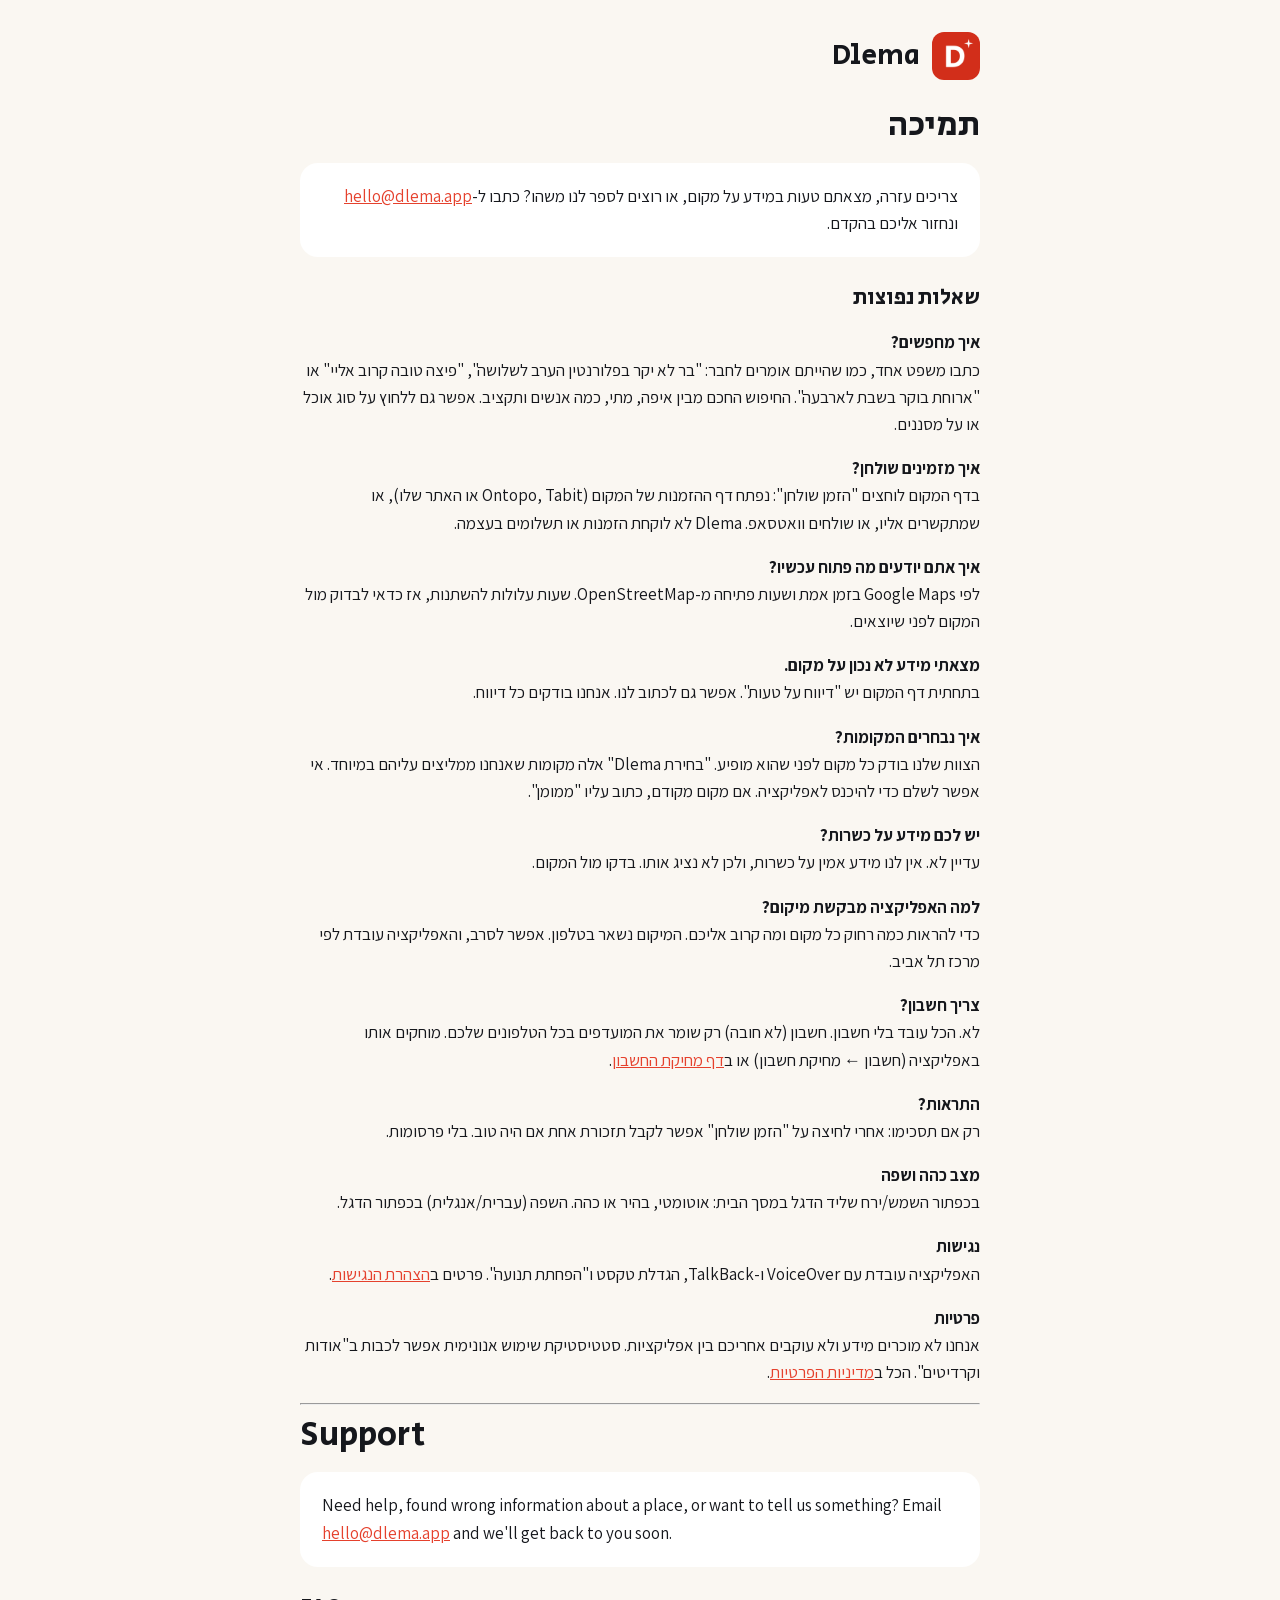
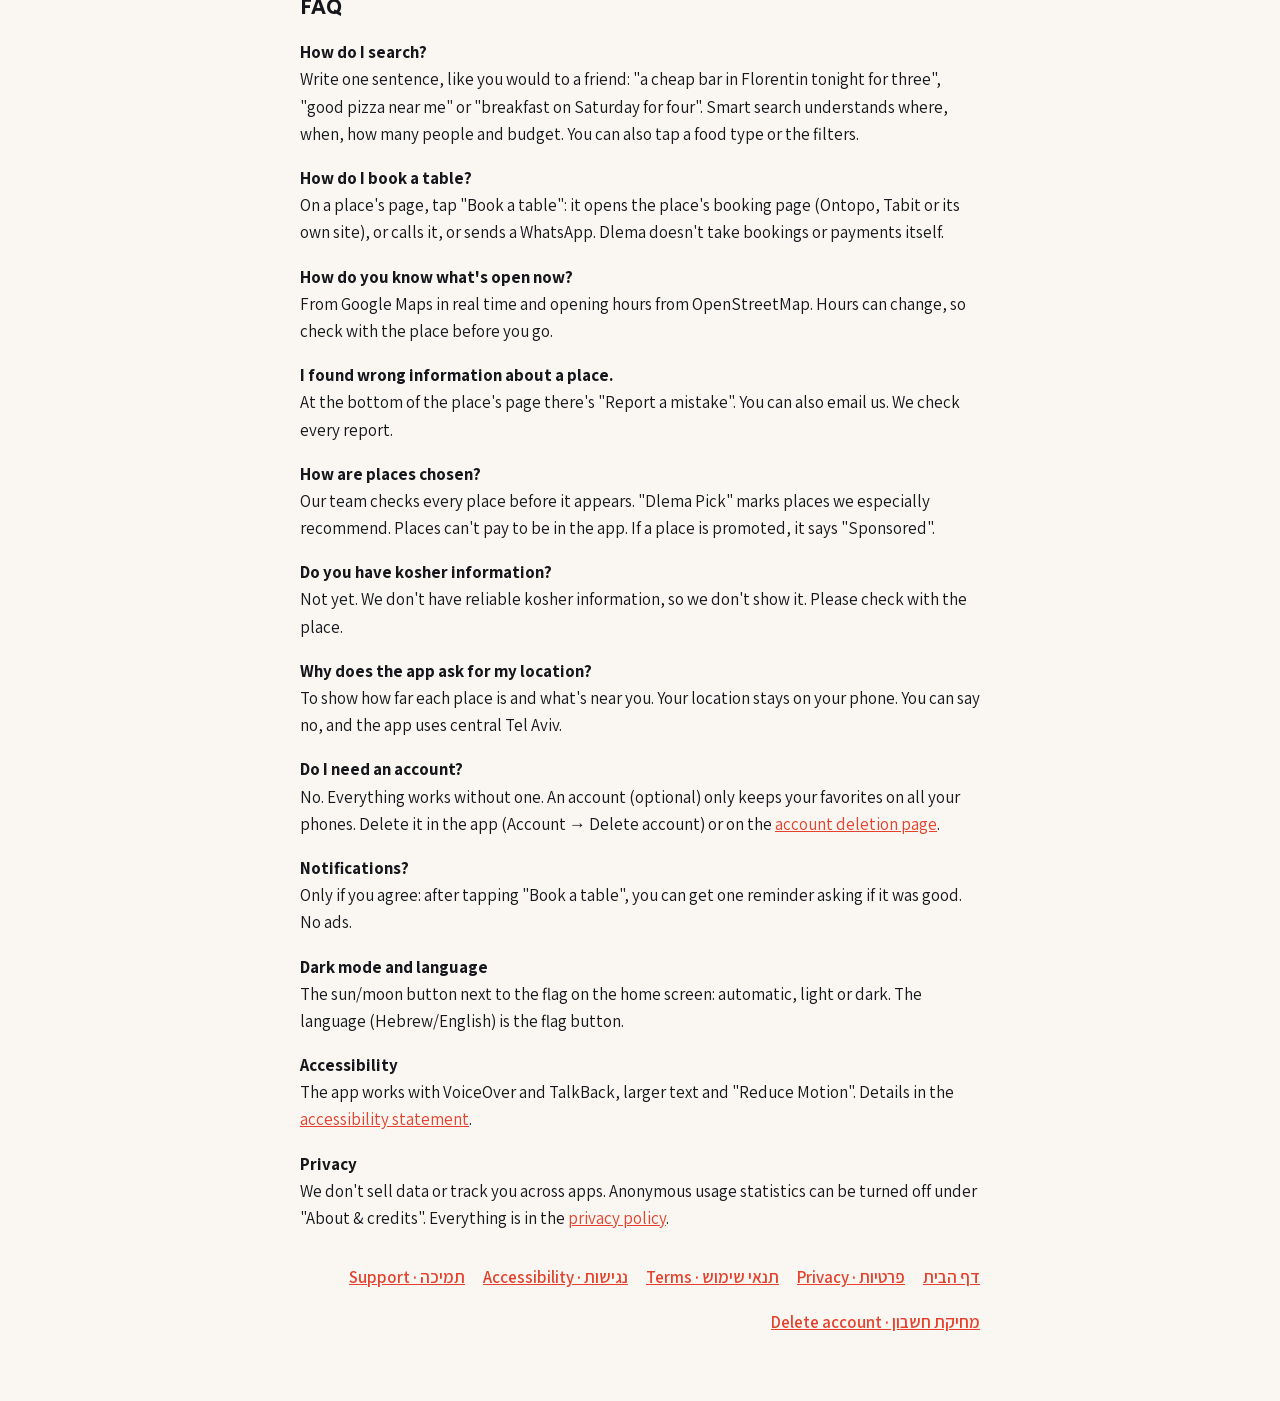
<file: support.html>
<!doctype html><html lang="he" dir="rtl"><head><meta charset="utf-8"><meta name="viewport" content="width=device-width, initial-scale=1"><link rel="icon" href="favicon.png"><link rel="stylesheet" href="/fonts/fonts.css"><link rel="stylesheet" href="style.css"><title>Dlema – תמיכה · Support</title></head><body><main>
<header><img src="icon.png" alt=""><a href="/">Dlema</a></header>
<h1>תמיכה</h1>

<div class="card">
צריכים עזרה, מצאתם טעות במידע על מקום, או רוצים לספר לנו משהו? כתבו ל-<a href="mailto:hello@dlema.app">hello@dlema.app</a> ונחזור אליכם בהקדם.
</div>

<h2>שאלות נפוצות</h2>

<p><b>איך מחפשים?</b><br>כתבו משפט אחד, כמו שהייתם אומרים לחבר: "בר לא יקר בפלורנטין הערב לשלושה", "פיצה טובה קרוב אליי" או "ארוחת בוקר בשבת לארבעה". החיפוש החכם מבין איפה, מתי, כמה אנשים ותקציב. אפשר גם ללחוץ על סוג אוכל או על מסננים.</p>

<p><b>איך מזמינים שולחן?</b><br>בדף המקום לוחצים "הזמן שולחן": נפתח דף ההזמנות של המקום (Ontopo, Tabit או האתר שלו), או שמתקשרים אליו, או שולחים וואטסאפ. Dlema לא לוקחת הזמנות או תשלומים בעצמה.</p>

<p><b>איך אתם יודעים מה פתוח עכשיו?</b><br>לפי Google Maps בזמן אמת ושעות פתיחה מ-OpenStreetMap. שעות עלולות להשתנות, אז כדאי לבדוק מול המקום לפני שיוצאים.</p>

<p><b>מצאתי מידע לא נכון על מקום.</b><br>בתחתית דף המקום יש "דיווח על טעות". אפשר גם לכתוב לנו. אנחנו בודקים כל דיווח.</p>

<p><b>איך נבחרים המקומות?</b><br>הצוות שלנו בודק כל מקום לפני שהוא מופיע. "בחירת Dlema" אלה מקומות שאנחנו ממליצים עליהם במיוחד. אי אפשר לשלם כדי להיכנס לאפליקציה. אם מקום מקודם, כתוב עליו "ממומן".</p>

<p><b>יש לכם מידע על כשרות?</b><br>עדיין לא. אין לנו מידע אמין על כשרות, ולכן לא נציג אותו. בדקו מול המקום.</p>

<p><b>למה האפליקציה מבקשת מיקום?</b><br>כדי להראות כמה רחוק כל מקום ומה קרוב אליכם. המיקום נשאר בטלפון. אפשר לסרב, והאפליקציה עובדת לפי מרכז תל אביב.</p>

<p><b>צריך חשבון?</b><br>לא. הכל עובד בלי חשבון. חשבון (לא חובה) רק שומר את המועדפים בכל הטלפונים שלכם. מוחקים אותו באפליקציה (חשבון ← מחיקת חשבון) או ב<a href="/delete-account">דף מחיקת החשבון</a>.</p>

<p><b>התראות?</b><br>רק אם תסכימו: אחרי לחיצה על "הזמן שולחן" אפשר לקבל תזכורת אחת אם היה טוב. בלי פרסומות.</p>

<p><b>מצב כהה ושפה</b><br>בכפתור השמש/ירח שליד הדגל במסך הבית: אוטומטי, בהיר או כהה. השפה (עברית/אנגלית) בכפתור הדגל.</p>

<p><b>נגישות</b><br>האפליקציה עובדת עם VoiceOver ו-TalkBack, הגדלת טקסט ו"הפחתת תנועה". פרטים ב<a href="/accessibility">הצהרת הנגישות</a>.</p>

<p><b>פרטיות</b><br>אנחנו לא מוכרים מידע ולא עוקבים אחריכם בין אפליקציות. סטטיסטיקת שימוש אנונימית אפשר לכבות ב"אודות וקרדיטים". הכל ב<a href="/privacy">מדיניות הפרטיות</a>.</p>

<hr>

<div dir="ltr" lang="en">
<h1>Support</h1>

<div class="card">
Need help, found wrong information about a place, or want to tell us something? Email <a href="mailto:hello@dlema.app">hello@dlema.app</a> and we'll get back to you soon.
</div>

<h2>FAQ</h2>

<p><b>How do I search?</b><br>Write one sentence, like you would to a friend: "a cheap bar in Florentin tonight for three", "good pizza near me" or "breakfast on Saturday for four". Smart search understands where, when, how many people and budget. You can also tap a food type or the filters.</p>

<p><b>How do I book a table?</b><br>On a place's page, tap "Book a table": it opens the place's booking page (Ontopo, Tabit or its own site), or calls it, or sends a WhatsApp. Dlema doesn't take bookings or payments itself.</p>

<p><b>How do you know what's open now?</b><br>From Google Maps in real time and opening hours from OpenStreetMap. Hours can change, so check with the place before you go.</p>

<p><b>I found wrong information about a place.</b><br>At the bottom of the place's page there's "Report a mistake". You can also email us. We check every report.</p>

<p><b>How are places chosen?</b><br>Our team checks every place before it appears. "Dlema Pick" marks places we especially recommend. Places can't pay to be in the app. If a place is promoted, it says "Sponsored".</p>

<p><b>Do you have kosher information?</b><br>Not yet. We don't have reliable kosher information, so we don't show it. Please check with the place.</p>

<p><b>Why does the app ask for my location?</b><br>To show how far each place is and what's near you. Your location stays on your phone. You can say no, and the app uses central Tel Aviv.</p>

<p><b>Do I need an account?</b><br>No. Everything works without one. An account (optional) only keeps your favorites on all your phones. Delete it in the app (Account → Delete account) or on the <a href="/delete-account">account deletion page</a>.</p>

<p><b>Notifications?</b><br>Only if you agree: after tapping "Book a table", you can get one reminder asking if it was good. No ads.</p>

<p><b>Dark mode and language</b><br>The sun/moon button next to the flag on the home screen: automatic, light or dark. The language (Hebrew/English) is the flag button.</p>

<p><b>Accessibility</b><br>The app works with VoiceOver and TalkBack, larger text and "Reduce Motion". Details in the <a href="/accessibility">accessibility statement</a>.</p>

<p><b>Privacy</b><br>We don't sell data or track you across apps. Anonymous usage statistics can be turned off under "About &amp; credits". Everything is in the <a href="/privacy">privacy policy</a>.</p>
</div>

<nav><a href="/">דף הבית</a><a href="/privacy">פרטיות · Privacy</a><a href="/terms">תנאי שימוש · Terms</a><a href="/accessibility">נגישות · Accessibility</a><a href="/support">תמיכה · Support</a><a href="/delete-account">מחיקת חשבון · Delete account</a></nav>
</main></body></html>
</file>
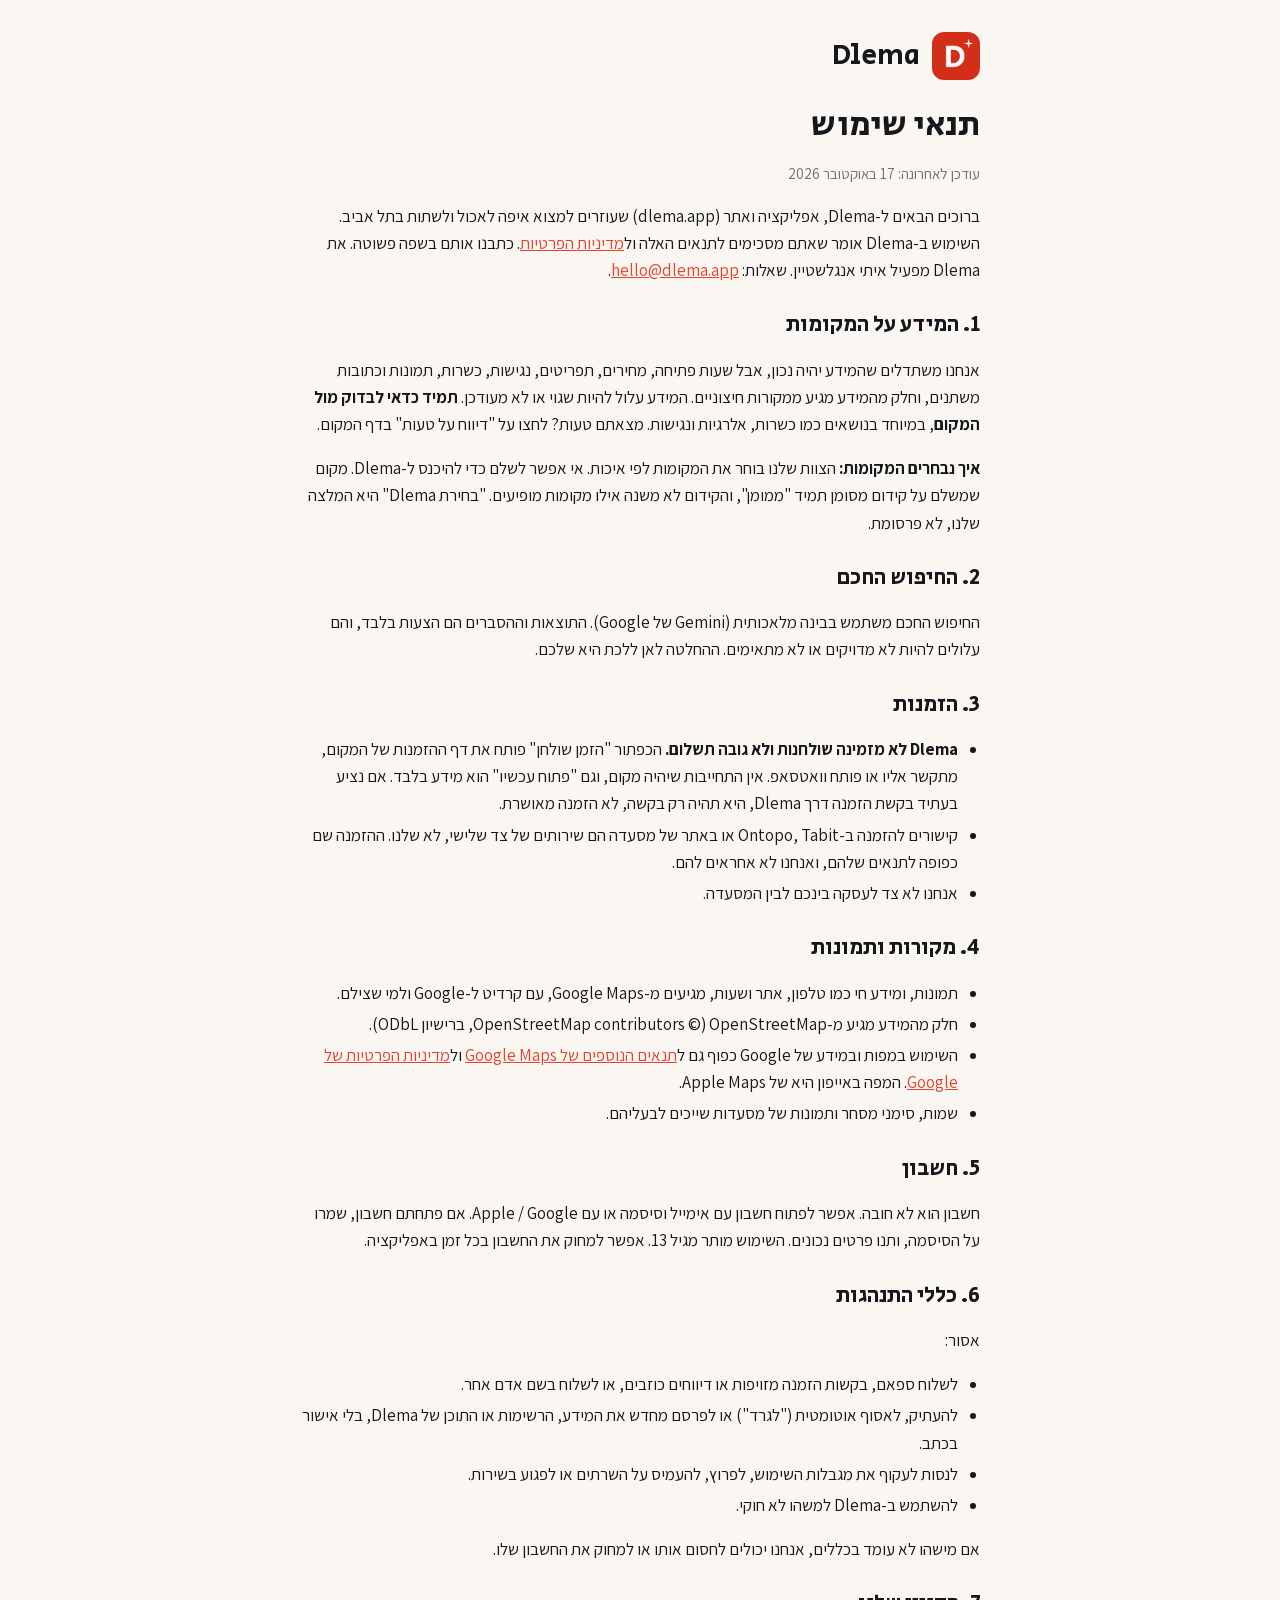
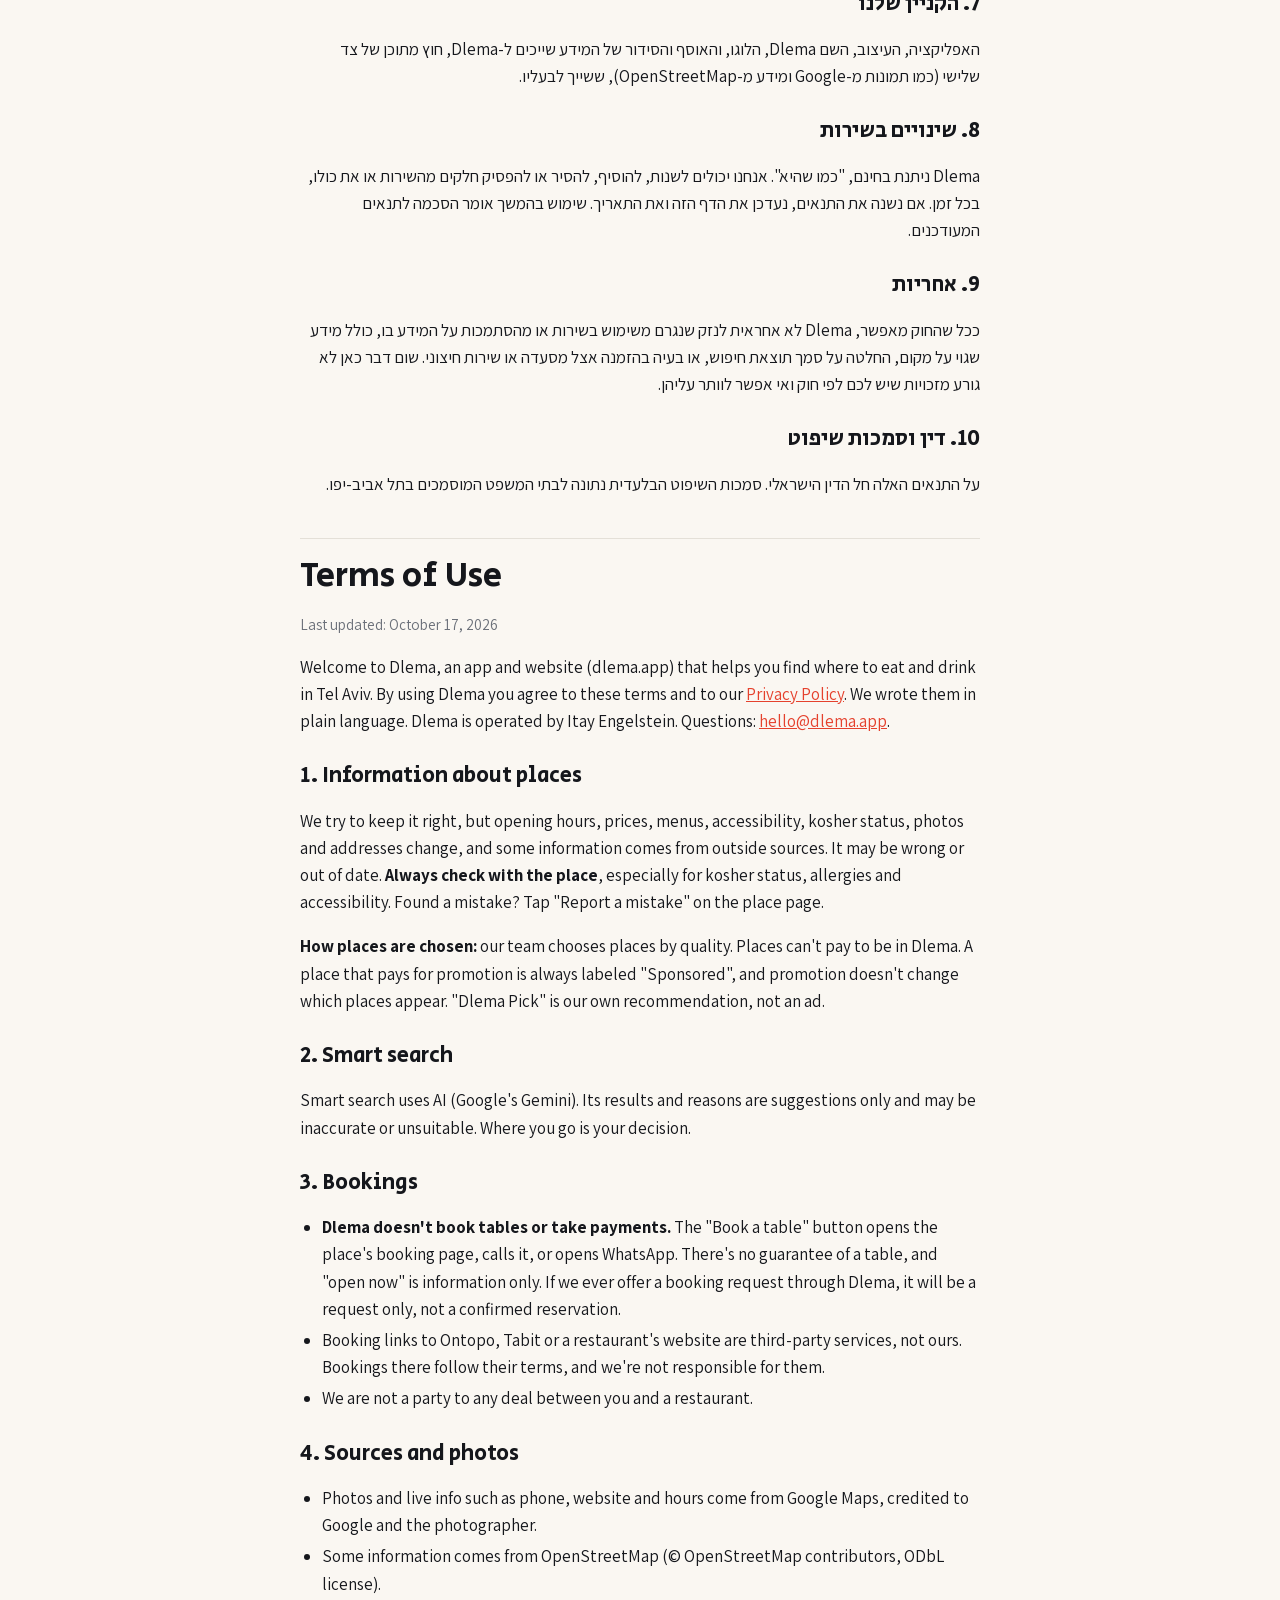
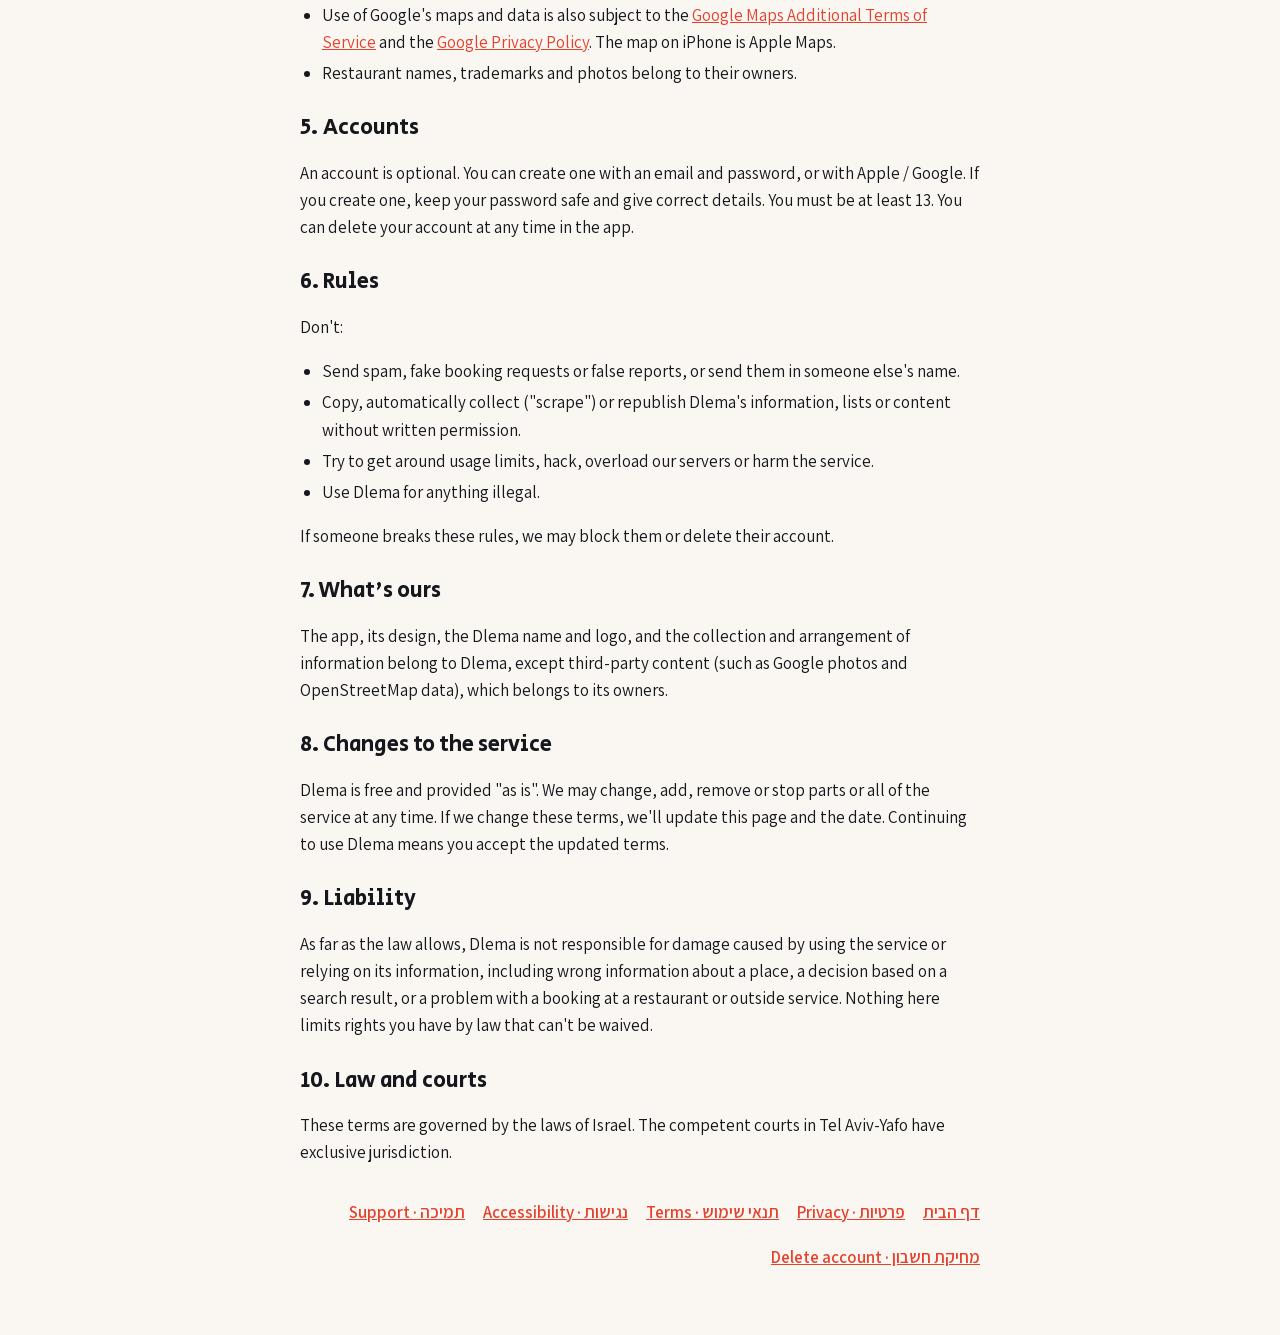
<file: terms.html>
<!doctype html><html lang="he" dir="rtl"><head><meta charset="utf-8"><meta name="viewport" content="width=device-width, initial-scale=1"><link rel="icon" href="favicon.png"><link rel="stylesheet" href="/fonts/fonts.css"><link rel="stylesheet" href="style.css"><title>Dlema – תנאי שימוש · Terms of Use</title></head><body><main>
<header><img src="icon.png" alt=""><a href="/">Dlema</a></header>
<h1>תנאי שימוש</h1>
<p class="muted">עודכן לאחרונה: 17 באוקטובר 2026</p>

<p>ברוכים הבאים ל-Dlema, אפליקציה ואתר (dlema.app) שעוזרים למצוא איפה לאכול ולשתות בתל אביב. השימוש ב-Dlema אומר שאתם מסכימים לתנאים האלה ול<a href="/privacy">מדיניות הפרטיות</a>. כתבנו אותם בשפה פשוטה. את Dlema מפעיל איתי אנגלשטיין. שאלות: <a href="mailto:hello@dlema.app">hello@dlema.app</a>.</p>

<h2>1. המידע על המקומות</h2>
<p>אנחנו משתדלים שהמידע יהיה נכון, אבל שעות פתיחה, מחירים, תפריטים, נגישות, כשרות, תמונות וכתובות משתנים, וחלק מהמידע מגיע ממקורות חיצוניים. המידע עלול להיות שגוי או לא מעודכן. <b>תמיד כדאי לבדוק מול המקום</b>, במיוחד בנושאים כמו כשרות, אלרגיות ונגישות. מצאתם טעות? לחצו על "דיווח על טעות" בדף המקום.</p>
<p><b>איך נבחרים המקומות:</b> הצוות שלנו בוחר את המקומות לפי איכות. אי אפשר לשלם כדי להיכנס ל-Dlema. מקום שמשלם על קידום מסומן תמיד "ממומן", והקידום לא משנה אילו מקומות מופיעים. "בחירת Dlema" היא המלצה שלנו, לא פרסומת.</p>

<h2>2. החיפוש החכם</h2>
<p>החיפוש החכם משתמש בבינה מלאכותית (Gemini של Google). התוצאות וההסברים הם הצעות בלבד, והם עלולים להיות לא מדויקים או לא מתאימים. ההחלטה לאן ללכת היא שלכם.</p>

<h2>3. הזמנות</h2>
<ul>
<li><b>Dlema לא מזמינה שולחנות ולא גובה תשלום.</b> הכפתור "הזמן שולחן" פותח את דף ההזמנות של המקום, מתקשר אליו או פותח וואטסאפ. אין התחייבות שיהיה מקום, וגם "פתוח עכשיו" הוא מידע בלבד. אם נציע בעתיד בקשת הזמנה דרך Dlema, היא תהיה רק בקשה, לא הזמנה מאושרת.</li>
<li>קישורים להזמנה ב-Ontopo, Tabit או באתר של מסעדה הם שירותים של צד שלישי, לא שלנו. ההזמנה שם כפופה לתנאים שלהם, ואנחנו לא אחראים להם.</li>
<li>אנחנו לא צד לעסקה בינכם לבין המסעדה.</li>
</ul>

<h2>4. מקורות ותמונות</h2>
<ul>
<li>תמונות, ומידע חי כמו טלפון, אתר ושעות, מגיעים מ-Google Maps, עם קרדיט ל-Google ולמי שצילם.</li>
<li>חלק מהמידע מגיע מ-OpenStreetMap (© OpenStreetMap contributors, ברישיון ODbL).</li>
<li>השימוש במפות ובמידע של Google כפוף גם ל<a href="https://maps.google.com/help/terms_maps/">תנאים הנוספים של Google Maps</a> ול<a href="https://policies.google.com/privacy">מדיניות הפרטיות של Google</a>. המפה באייפון היא של Apple Maps.</li>
<li>שמות, סימני מסחר ותמונות של מסעדות שייכים לבעליהם.</li>
</ul>

<h2>5. חשבון</h2>
<p>חשבון הוא לא חובה. אפשר לפתוח חשבון עם אימייל וסיסמה או עם Apple / Google. אם פתחתם חשבון, שמרו על הסיסמה, ותנו פרטים נכונים. השימוש מותר מגיל 13. אפשר למחוק את החשבון בכל זמן באפליקציה.</p>

<h2>6. כללי התנהגות</h2>
<p>אסור:</p>
<ul>
<li>לשלוח ספאם, בקשות הזמנה מזויפות או דיווחים כוזבים, או לשלוח בשם אדם אחר.</li>
<li>להעתיק, לאסוף אוטומטית ("לגרד") או לפרסם מחדש את המידע, הרשימות או התוכן של Dlema, בלי אישור בכתב.</li>
<li>לנסות לעקוף את מגבלות השימוש, לפרוץ, להעמיס על השרתים או לפגוע בשירות.</li>
<li>להשתמש ב-Dlema למשהו לא חוקי.</li>
</ul>
<p>אם מישהו לא עומד בכללים, אנחנו יכולים לחסום אותו או למחוק את החשבון שלו.</p>

<h2>7. הקניין שלנו</h2>
<p>האפליקציה, העיצוב, השם Dlema, הלוגו, והאוסף והסידור של המידע שייכים ל-Dlema, חוץ מתוכן של צד שלישי (כמו תמונות מ-Google ומידע מ-OpenStreetMap), ששייך לבעליו.</p>

<h2>8. שינויים בשירות</h2>
<p>Dlema ניתנת בחינם, "כמו שהיא". אנחנו יכולים לשנות, להוסיף, להסיר או להפסיק חלקים מהשירות או את כולו, בכל זמן. אם נשנה את התנאים, נעדכן את הדף הזה ואת התאריך. שימוש בהמשך אומר הסכמה לתנאים המעודכנים.</p>

<h2>9. אחריות</h2>
<p>ככל שהחוק מאפשר, Dlema לא אחראית לנזק שנגרם משימוש בשירות או מהסתמכות על המידע בו, כולל מידע שגוי על מקום, החלטה על סמך תוצאת חיפוש, או בעיה בהזמנה אצל מסעדה או שירות חיצוני. שום דבר כאן לא גורע מזכויות שיש לכם לפי חוק ואי אפשר לוותר עליהן.</p>

<h2>10. דין וסמכות שיפוט</h2>
<p>על התנאים האלה חל הדין הישראלי. סמכות השיפוט הבלעדית נתונה לבתי המשפט המוסמכים בתל אביב-יפו.</p>

<div class="lang" dir="ltr">
<h1>Terms of Use</h1>
<p class="muted">Last updated: October 17, 2026</p>

<p>Welcome to Dlema, an app and website (dlema.app) that helps you find where to eat and drink in Tel Aviv. By using Dlema you agree to these terms and to our <a href="/privacy">Privacy Policy</a>. We wrote them in plain language. Dlema is operated by Itay Engelstein. Questions: <a href="mailto:hello@dlema.app">hello@dlema.app</a>.</p>

<h2>1. Information about places</h2>
<p>We try to keep it right, but opening hours, prices, menus, accessibility, kosher status, photos and addresses change, and some information comes from outside sources. It may be wrong or out of date. <b>Always check with the place</b>, especially for kosher status, allergies and accessibility. Found a mistake? Tap "Report a mistake" on the place page.</p>
<p><b>How places are chosen:</b> our team chooses places by quality. Places can't pay to be in Dlema. A place that pays for promotion is always labeled "Sponsored", and promotion doesn't change which places appear. "Dlema Pick" is our own recommendation, not an ad.</p>

<h2>2. Smart search</h2>
<p>Smart search uses AI (Google's Gemini). Its results and reasons are suggestions only and may be inaccurate or unsuitable. Where you go is your decision.</p>

<h2>3. Bookings</h2>
<ul>
<li><b>Dlema doesn't book tables or take payments.</b> The "Book a table" button opens the place's booking page, calls it, or opens WhatsApp. There's no guarantee of a table, and "open now" is information only. If we ever offer a booking request through Dlema, it will be a request only, not a confirmed reservation.</li>
<li>Booking links to Ontopo, Tabit or a restaurant's website are third-party services, not ours. Bookings there follow their terms, and we're not responsible for them.</li>
<li>We are not a party to any deal between you and a restaurant.</li>
</ul>

<h2>4. Sources and photos</h2>
<ul>
<li>Photos and live info such as phone, website and hours come from Google Maps, credited to Google and the photographer.</li>
<li>Some information comes from OpenStreetMap (© OpenStreetMap contributors, ODbL license).</li>
<li>Use of Google's maps and data is also subject to the <a href="https://maps.google.com/help/terms_maps/">Google Maps Additional Terms of Service</a> and the <a href="https://policies.google.com/privacy">Google Privacy Policy</a>. The map on iPhone is Apple Maps.</li>
<li>Restaurant names, trademarks and photos belong to their owners.</li>
</ul>

<h2>5. Accounts</h2>
<p>An account is optional. You can create one with an email and password, or with Apple / Google. If you create one, keep your password safe and give correct details. You must be at least 13. You can delete your account at any time in the app.</p>

<h2>6. Rules</h2>
<p>Don't:</p>
<ul>
<li>Send spam, fake booking requests or false reports, or send them in someone else's name.</li>
<li>Copy, automatically collect ("scrape") or republish Dlema's information, lists or content without written permission.</li>
<li>Try to get around usage limits, hack, overload our servers or harm the service.</li>
<li>Use Dlema for anything illegal.</li>
</ul>
<p>If someone breaks these rules, we may block them or delete their account.</p>

<h2>7. What's ours</h2>
<p>The app, its design, the Dlema name and logo, and the collection and arrangement of information belong to Dlema, except third-party content (such as Google photos and OpenStreetMap data), which belongs to its owners.</p>

<h2>8. Changes to the service</h2>
<p>Dlema is free and provided "as is". We may change, add, remove or stop parts or all of the service at any time. If we change these terms, we'll update this page and the date. Continuing to use Dlema means you accept the updated terms.</p>

<h2>9. Liability</h2>
<p>As far as the law allows, Dlema is not responsible for damage caused by using the service or relying on its information, including wrong information about a place, a decision based on a search result, or a problem with a booking at a restaurant or outside service. Nothing here limits rights you have by law that can't be waived.</p>

<h2>10. Law and courts</h2>
<p>These terms are governed by the laws of Israel. The competent courts in Tel Aviv-Yafo have exclusive jurisdiction.</p>
</div>

<nav><a href="/">דף הבית</a><a href="/privacy">פרטיות · Privacy</a><a href="/terms">תנאי שימוש · Terms</a><a href="/accessibility">נגישות · Accessibility</a><a href="/support">תמיכה · Support</a><a href="/delete-account">מחיקת חשבון · Delete account</a></nav>
</main></body></html>
</file>
<file: fonts/fonts.css>
/* Assistant + Secular One (SIL Open Font License), kept on our own site so visitors' IPs don't go to Google */
@font-face { font-family: 'Assistant'; font-style: normal; font-weight: 400; font-display: swap;
  src: url('Assistant-400-hebrew.woff2') format('woff2'); unicode-range: U+0307-0308, U+0590-05FF, U+200C-2010, U+20AA, U+25CC, U+FB1D-FB4F; }
@font-face { font-family: 'Assistant'; font-style: normal; font-weight: 400; font-display: swap;
  src: url('Assistant-400-latin.woff2') format('woff2'); unicode-range: U+0000-00FF, U+0131, U+0152-0153, U+02BB-02BC, U+02C6, U+02DA, U+02DC, U+0304, U+0308, U+0329, U+2000-206F, U+20AC, U+2122, U+2191, U+2193, U+2212, U+2215, U+FEFF, U+FFFD; }
@font-face { font-family: 'Assistant'; font-style: normal; font-weight: 600; font-display: swap;
  src: url('Assistant-600-hebrew.woff2') format('woff2'); unicode-range: U+0307-0308, U+0590-05FF, U+200C-2010, U+20AA, U+25CC, U+FB1D-FB4F; }
@font-face { font-family: 'Assistant'; font-style: normal; font-weight: 600; font-display: swap;
  src: url('Assistant-600-latin.woff2') format('woff2'); unicode-range: U+0000-00FF, U+0131, U+0152-0153, U+02BB-02BC, U+02C6, U+02DA, U+02DC, U+0304, U+0308, U+0329, U+2000-206F, U+20AC, U+2122, U+2191, U+2193, U+2212, U+2215, U+FEFF, U+FFFD; }
@font-face { font-family: 'Assistant'; font-style: normal; font-weight: 700; font-display: swap;
  src: url('Assistant-700-hebrew.woff2') format('woff2'); unicode-range: U+0307-0308, U+0590-05FF, U+200C-2010, U+20AA, U+25CC, U+FB1D-FB4F; }
@font-face { font-family: 'Assistant'; font-style: normal; font-weight: 700; font-display: swap;
  src: url('Assistant-700-latin.woff2') format('woff2'); unicode-range: U+0000-00FF, U+0131, U+0152-0153, U+02BB-02BC, U+02C6, U+02DA, U+02DC, U+0304, U+0308, U+0329, U+2000-206F, U+20AC, U+2122, U+2191, U+2193, U+2212, U+2215, U+FEFF, U+FFFD; }
@font-face { font-family: 'Secular One'; font-style: normal; font-weight: 400; font-display: swap;
  src: url('SecularOne-400-hebrew.woff2') format('woff2'); unicode-range: U+0307-0308, U+0590-05FF, U+200C-2010, U+20AA, U+25CC, U+FB1D-FB4F; }
@font-face { font-family: 'Secular One'; font-style: normal; font-weight: 400; font-display: swap;
  src: url('SecularOne-400-latin.woff2') format('woff2'); unicode-range: U+0000-00FF, U+0131, U+0152-0153, U+02BB-02BC, U+02C6, U+02DA, U+02DC, U+0304, U+0308, U+0329, U+2000-206F, U+20AC, U+2122, U+2191, U+2193, U+2212, U+2215, U+FEFF, U+FFFD; }
</file>
<file: style.css>
:root { --red:#E5412D; --text:#15171C; --muted:#6B7079; --bg:#FAF7F2; --card:#fff; }
* { box-sizing:border-box; }
body { margin:0; background:var(--bg); color:var(--text); font-family:'Assistant',Arial,sans-serif; font-size:17px; line-height:1.6; }
main { max-width:720px; margin:0 auto; padding:32px 20px 64px; }
header { display:flex; align-items:center; gap:12px; margin-bottom:24px; }
header img { width:48px; height:48px; border-radius:12px; }
header a { text-decoration:none; color:var(--text); font-family:'Secular One',Arial,sans-serif; font-size:28px; }
h1, h2 { font-family:'Secular One',Arial,sans-serif; font-weight:400; line-height:1.25; }
h1 { font-size:34px; margin:8px 0 12px; }
h2 { font-size:22px; margin:28px 0 6px; }
a { color:var(--red); }
.card { background:var(--card); border-radius:18px; padding:20px 22px; margin:16px 0; }
.muted { color:var(--muted); font-size:15px; }
nav { display:flex; gap:18px; flex-wrap:wrap; margin-top:32px; font-weight:600; }
.lang { border-top:1px solid #e4e0d8; margin-top:40px; padding-top:8px; }
[dir=ltr] { text-align:left; }
ul { padding-inline-start: 22px; }
li { margin: 4px 0; }
table { border-collapse: collapse; width: 100%; margin: 8px 0; background: var(--card); border-radius: 12px; overflow: hidden; }
th, td { padding: 8px 12px; border-bottom: 1px solid #ece8e0; vertical-align: top; }
th { text-align: start; font-weight: 700; }
.btn { display:inline-block; background:var(--red); color:#fff; text-decoration:none; font-weight:700; padding:12px 24px; border-radius:999px; margin:4px 0; }
.btn:hover { opacity:.9; }
.btn-outline { background:transparent; color:var(--red); border:2px solid var(--red); padding:10px 22px; margin-top:12px; }
</file>
